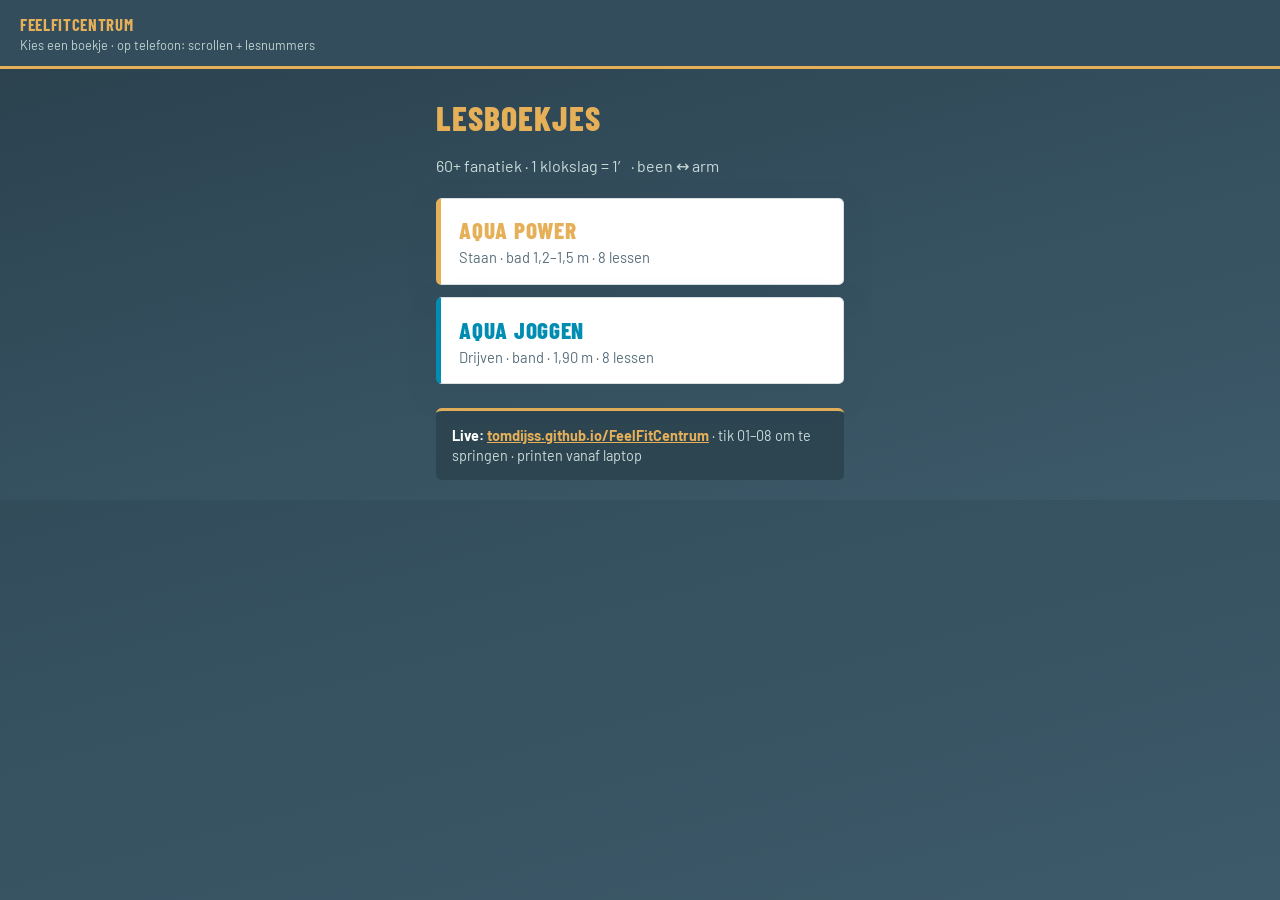
<file: index.html>
<!DOCTYPE html>
<html lang="nl">
<head>
  <meta charset="UTF-8" />
  <meta name="viewport" content="width=device-width, initial-scale=1" />
  <title>FeelFitCentrum · Lesboekjes</title>
  <link rel="stylesheet" href="shared/print.css" />
  <style>
    .home {
      max-width: 28rem;
      margin: 0 auto;
      padding: 1.25rem;
    }
    .home h1 {
      font-family: "Barlow Condensed", sans-serif;
      font-size: 2.1rem;
      font-weight: 800;
      letter-spacing: 0.03em;
      text-transform: uppercase;
      color: var(--brand-yellow);
      margin: 0.5rem 0 0.35rem;
    }
    .home p { color: var(--brand-mint); line-height: 1.45; }
    .home .links {
      display: flex;
      flex-direction: column;
      gap: 0.75rem;
      margin-top: 1.25rem;
    }
    .home a.card-link {
      display: block;
      padding: 1.1rem 1.15rem;
      border-radius: 0.35rem;
      background: var(--brand-white);
      border: 1px solid color-mix(in srgb, var(--brand-slate) 18%, #fff);
      border-left: 5px solid var(--brand-yellow);
      text-decoration: none;
      color: var(--brand-slate);
      box-shadow: 0 10px 28px rgba(51, 77, 92, 0.25);
    }
    .home a.card-link strong {
      display: block;
      font-family: "Barlow Condensed", sans-serif;
      font-size: 1.45rem;
      font-weight: 800;
      letter-spacing: 0.03em;
      text-transform: uppercase;
      color: var(--brand-yellow);
      margin-bottom: 0.2rem;
    }
    .home a.card-link span { font-size: 0.92rem; color: var(--muted); }
    .home a.jog {
      border-left-color: var(--brand-pool);
    }
    .home a.jog strong { color: var(--brand-pool); }
    .tip {
      margin-top: 1.5rem;
      padding: 0.9rem 1rem;
      background: color-mix(in srgb, var(--brand-slate) 88%, #000);
      border-radius: 0.35rem;
      border-top: 3px solid var(--brand-yellow);
      font-size: 0.9rem;
      line-height: 1.4;
      color: var(--brand-mint);
    }
    .tip a { color: var(--brand-yellow); font-weight: 700; }
    .tip strong { color: var(--brand-white); }
  </style>
</head>
<body>
  <header class="screen-only toolbar">
    <div>
      <strong>FeelFitCentrum</strong>
      <span class="hint">Kies een boekje · op telefoon: scrollen + lesnummers</span>
    </div>
  </header>
  <main class="home">
    <h1>Lesboekjes</h1>
    <p>60+ fanatiek · 1 klokslag = 1′ · been ↔ arm</p>
    <div class="links">
      <a class="card-link" href="aqua-power/index.html">
        <strong>Aqua Power</strong>
        <span>Staan · bad 1,2–1,5 m · 8 lessen</span>
      </a>
      <a class="card-link jog" href="aqua-joggen/index.html">
        <strong>Aqua Joggen</strong>
        <span>Drijven · band · 1,90 m · 8 lessen</span>
      </a>
    </div>
    <div class="tip">
      <strong>Live:</strong>
      <a href="https://tomdijss.github.io/FeelFitCentrum/">tomdijss.github.io/FeelFitCentrum</a>
      · tik 01–08 om te springen · printen vanaf laptop
    </div>
  </main>
</body>
</html>
</file>
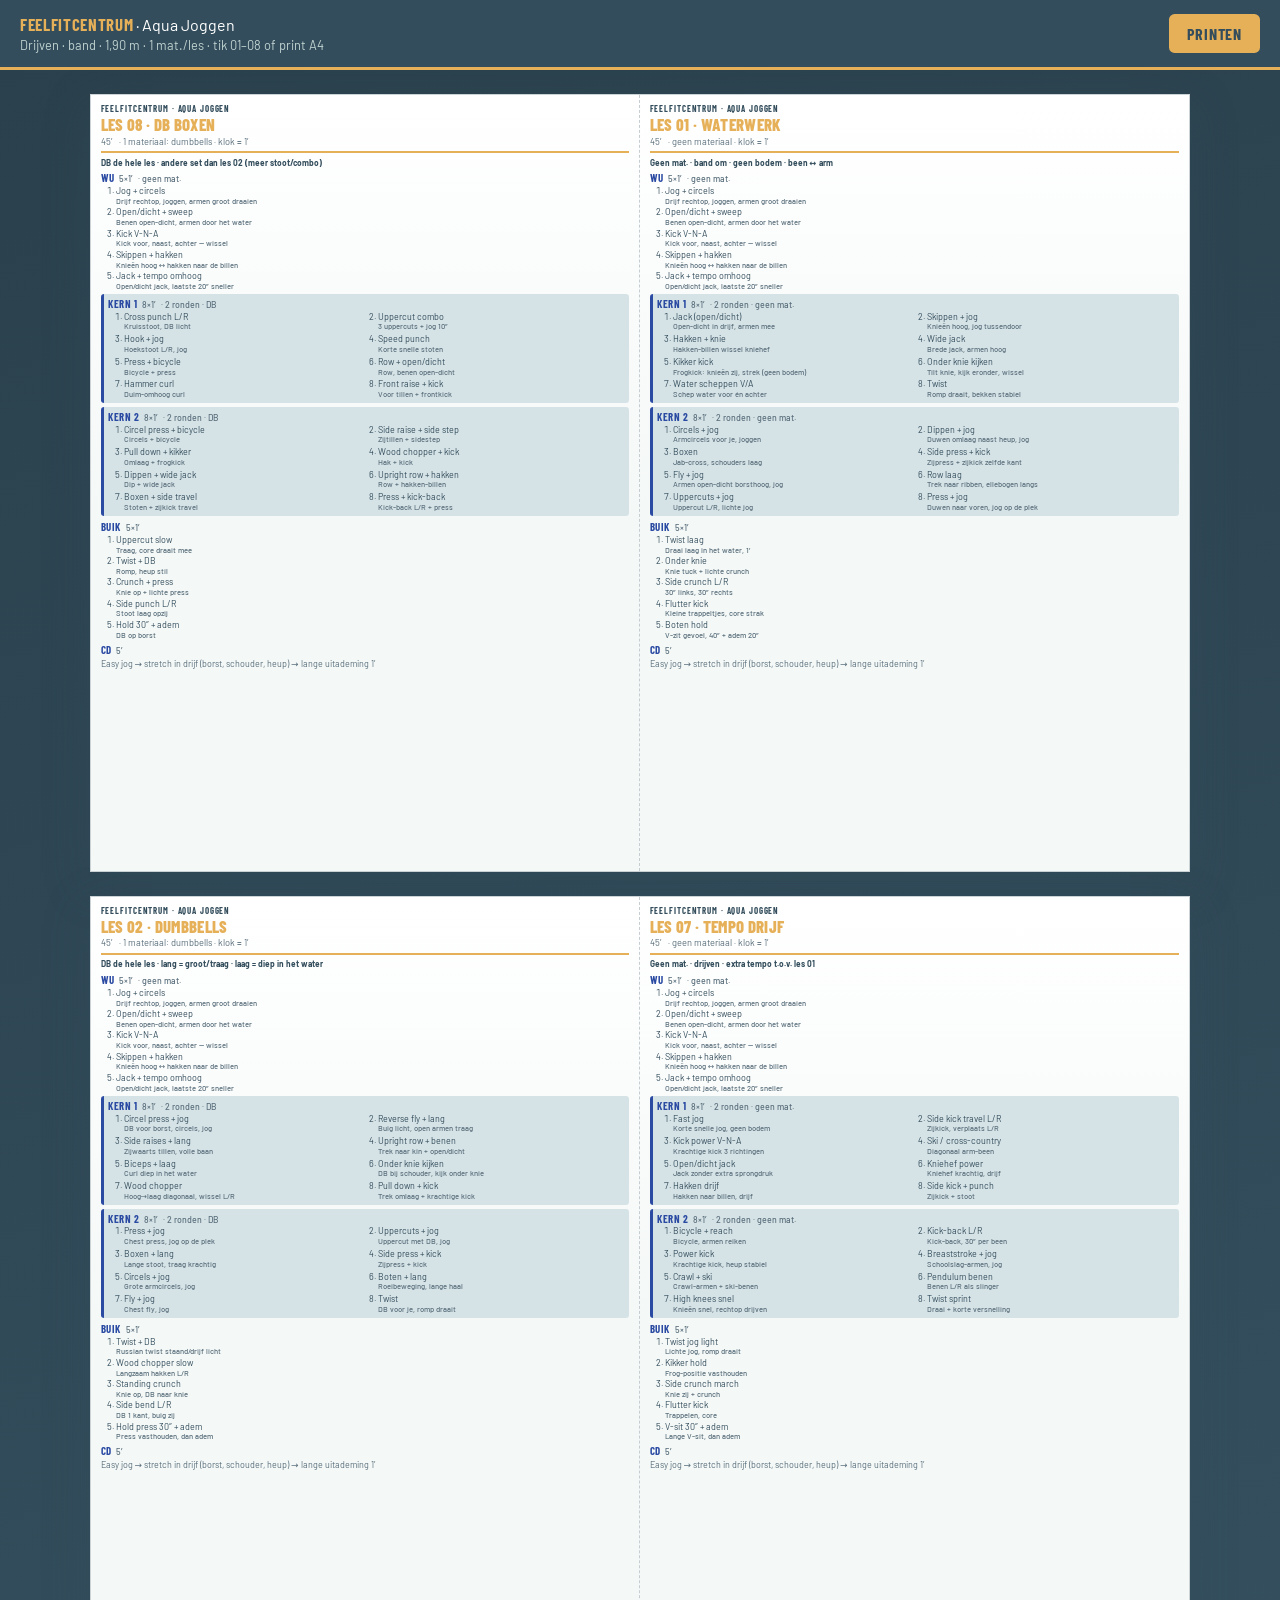
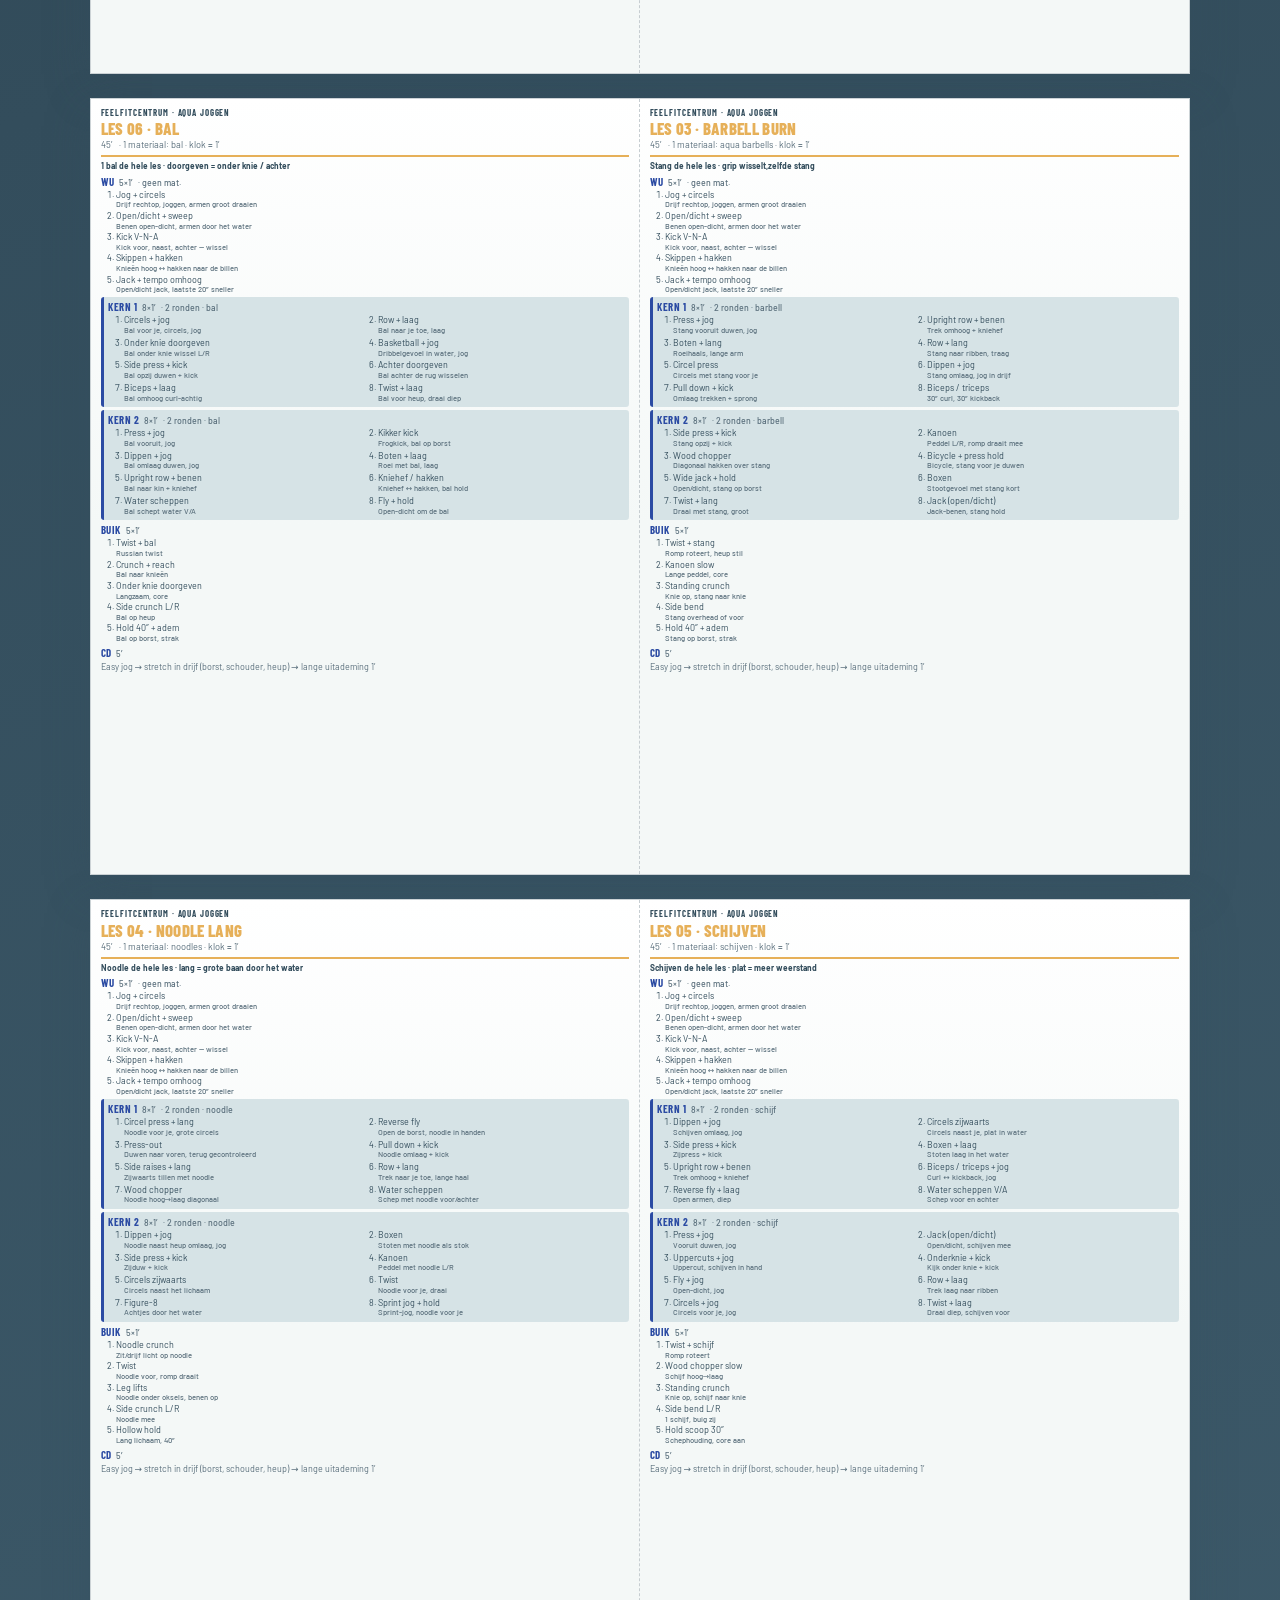
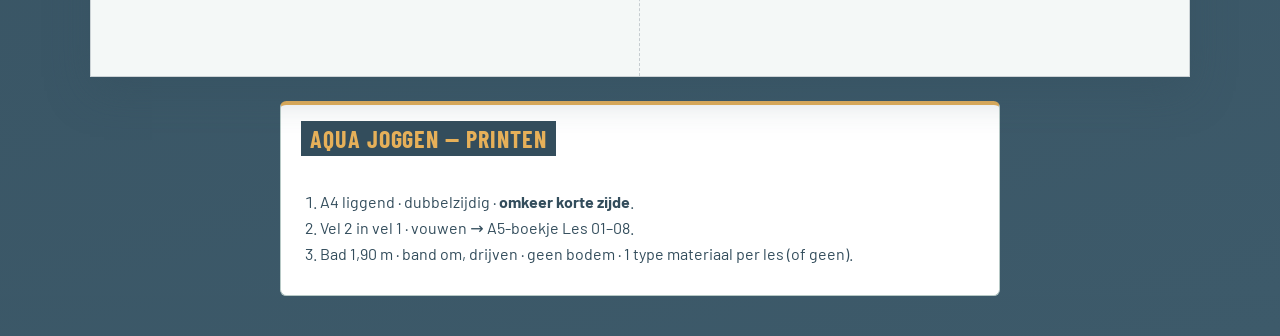
<file: aqua-joggen/index.html>
<!DOCTYPE html>
<html lang="nl">
<head>
  <meta charset="UTF-8" />
  <meta name="viewport" content="width=device-width, initial-scale=1" />
  <title>Aqua Joggen — Lesboekje | FeelFitCentrum</title>
  <link rel="stylesheet" href="../shared/print.css" />
</head>
<body class="theme-joggen">
  <header class="screen-only toolbar">
    <div>
      <strong>FeelFitCentrum</strong> · Aqua Joggen
      <span class="hint">Drijven · band · 1,90 m · 1 mat./les · tik 01–08 of print A4</span>
    </div>
    <button type="button" onclick="window.print()">Printen</button>
  </header>

  <nav class="screen-only les-nav" aria-label="Lessen">
    <a href="#les-01">01</a>
    <a href="#les-02">02</a>
    <a href="#les-03">03</a>
    <a href="#les-04">04</a>
    <a href="#les-05">05</a>
    <a href="#les-06">06</a>
    <a href="#les-07">07</a>
    <a href="#les-08">08</a>
  </nav>

  <main class="booklet">
    <section class="sheet">
      <article class="card" id="les-08" data-les="08">
        <header class="card-head">
          <p class="brand">FeelFitCentrum · Aqua Joggen</p>
          <h1>Les 08 · DB boxen</h1>
          <p class="meta">45′ · 1 materiaal: dumbbells · klok = 1′</p>
        </header>
        <p class="cue">DB de hele les · andere set dan les 02 (meer stoot/combo)</p>
        <div class="block">
          <h2>WU <span>5×1′ · geen mat.</span></h2>
          <ol>
            <li>Jog + circels <small>Drijf rechtop, joggen, armen groot draaien</small></li>
            <li>Open/dicht + sweep <small>Benen open-dicht, armen door het water</small></li>
            <li>Kick V-N-A <small>Kick voor, naast, achter — wissel</small></li>
            <li>Skippen + hakken <small>Knieën hoog ↔ hakken naar de billen</small></li>
            <li>Jack + tempo omhoog <small>Open/dicht jack, laatste 20″ sneller</small></li>
          </ol>
        </div>
        <div class="block kern">
          <h2>Kern 1 <span>8×1′ · 2 ronden · DB</span></h2>
          <ol class="grid-ex">
            <li>Cross punch L/R <small>Kruisstoot, DB licht</small></li>
            <li>Uppercut combo <small>3 uppercuts + jog 10″</small></li>
            <li>Hook + jog <small>Hoekstoot L/R, jog</small></li>
            <li>Speed punch <small>Korte snelle stoten</small></li>
            <li>Press + bicycle <small>Bicycle + press</small></li>
            <li>Row + open/dicht <small>Row, benen open-dicht</small></li>
            <li>Hammer curl <small>Duim-omhoog curl</small></li>
            <li>Front raise + kick <small>Voor tillen + frontkick</small></li>
          </ol>
        </div>
        <div class="block kern">
          <h2>Kern 2 <span>8×1′ · 2 ronden · DB</span></h2>
          <ol class="grid-ex">
            <li>Circel press + bicycle <small>Circels + bicycle</small></li>
            <li>Side raise + side step <small>Zijtillen + sidestep</small></li>
            <li>Pull down + kikker <small>Omlaag + frogkick</small></li>
            <li>Wood chopper + kick <small>Hak + kick</small></li>
            <li>Dippen + wide jack <small>Dip + wide jack</small></li>
            <li>Upright row + hakken <small>Row + hakken-billen</small></li>
            <li>Boxen + side travel <small>Stoten + zijkick travel</small></li>
            <li>Press + kick-back <small>Kick-back L/R + press</small></li>
          </ol>
        </div>
        <div class="block">
          <h2>Buik <span>5×1′</span></h2>
          <ol>
            <li>Uppercut slow <small>Traag, core draait mee</small></li>
            <li>Twist + DB <small>Romp, heup stil</small></li>
            <li>Crunch + press <small>Knie op + lichte press</small></li>
            <li>Side punch L/R <small>Stoot laag opzij</small></li>
            <li>Hold 30″ + adem <small>DB op borst</small></li>
          </ol>
        </div>
        <div class="block cool">
          <h2>CD <span>5′</span></h2>
          <p>Easy jog → stretch in drijf (borst, schouder, heup) → lange uitademing 1′</p>
        </div>
      </article>

      <article class="card" id="les-01" data-les="01">
        <header class="card-head">
          <p class="brand">FeelFitCentrum · Aqua Joggen</p>
          <h1>Les 01 · Waterwerk</h1>
          <p class="meta">45′ · geen materiaal · klok = 1′</p>
        </header>
        <p class="cue">Geen mat. · band om · geen bodem · been ↔ arm</p>
        <div class="block">
          <h2>WU <span>5×1′ · geen mat.</span></h2>
          <ol>
            <li>Jog + circels <small>Drijf rechtop, joggen, armen groot draaien</small></li>
            <li>Open/dicht + sweep <small>Benen open-dicht, armen door het water</small></li>
            <li>Kick V-N-A <small>Kick voor, naast, achter — wissel</small></li>
            <li>Skippen + hakken <small>Knieën hoog ↔ hakken naar de billen</small></li>
            <li>Jack + tempo omhoog <small>Open/dicht jack, laatste 20″ sneller</small></li>
          </ol>
        </div>
        <div class="block kern">
          <h2>Kern 1 <span>8×1′ · 2 ronden · geen mat.</span></h2>
          <ol class="grid-ex">
            <li>Jack (open/dicht) <small>Open-dicht in drijf, armen mee</small></li>
            <li>Skippen + jog <small>Knieën hoog, jog tussendoor</small></li>
            <li>Hakken + knie <small>Hakken-billen wissel kniehef</small></li>
            <li>Wide jack <small>Brede jack, armen hoog</small></li>
            <li>Kikker kick <small>Frogkick: knieën zij, strek (geen bodem)</small></li>
            <li>Onder knie kijken <small>Tilt knie, kijk eronder, wissel</small></li>
            <li>Water scheppen V/A <small>Schep water voor én achter</small></li>
            <li>Twist <small>Romp draait, bekken stabiel</small></li>
          </ol>
        </div>
        <div class="block kern">
          <h2>Kern 2 <span>8×1′ · 2 ronden · geen mat.</span></h2>
          <ol class="grid-ex">
            <li>Circels + jog <small>Armcircels voor je, joggen</small></li>
            <li>Dippen + jog <small>Duwen omlaag naast heup, jog</small></li>
            <li>Boxen <small>Jab-cross, schouders laag</small></li>
            <li>Side press + kick <small>Zijpress + zijkick zelfde kant</small></li>
            <li>Fly + jog <small>Armen open-dicht borsthoog, jog</small></li>
            <li>Row laag <small>Trek naar ribben, ellebogen langs</small></li>
            <li>Uppercuts + jog <small>Uppercut L/R, lichte jog</small></li>
            <li>Press + jog <small>Duwen naar voren, jog op de plek</small></li>
          </ol>
        </div>
        <div class="block">
          <h2>Buik <span>5×1′</span></h2>
          <ol>
            <li>Twist laag <small>Draai laag in het water, 1′</small></li>
            <li>Onder knie <small>Knie tuck + lichte crunch</small></li>
            <li>Side crunch L/R <small>30″ links, 30″ rechts</small></li>
            <li>Flutter kick <small>Kleine trappeltjes, core strak</small></li>
            <li>Boten hold <small>V-zit gevoel, 40″ + adem 20″</small></li>
          </ol>
        </div>
        <div class="block cool">
          <h2>CD <span>5′</span></h2>
          <p>Easy jog → stretch in drijf (borst, schouder, heup) → lange uitademing 1′</p>
        </div>
      </article>
    </section>
    <section class="sheet">
      <article class="card" id="les-02" data-les="02">
        <header class="card-head">
          <p class="brand">FeelFitCentrum · Aqua Joggen</p>
          <h1>Les 02 · Dumbbells</h1>
          <p class="meta">45′ · 1 materiaal: dumbbells · klok = 1′</p>
        </header>
        <p class="cue">DB de hele les · lang = groot/traag · laag = diep in het water</p>
        <div class="block">
          <h2>WU <span>5×1′ · geen mat.</span></h2>
          <ol>
            <li>Jog + circels <small>Drijf rechtop, joggen, armen groot draaien</small></li>
            <li>Open/dicht + sweep <small>Benen open-dicht, armen door het water</small></li>
            <li>Kick V-N-A <small>Kick voor, naast, achter — wissel</small></li>
            <li>Skippen + hakken <small>Knieën hoog ↔ hakken naar de billen</small></li>
            <li>Jack + tempo omhoog <small>Open/dicht jack, laatste 20″ sneller</small></li>
          </ol>
        </div>
        <div class="block kern">
          <h2>Kern 1 <span>8×1′ · 2 ronden · DB</span></h2>
          <ol class="grid-ex">
            <li>Circel press + jog <small>DB voor borst, circels, jog</small></li>
            <li>Reverse fly + lang <small>Buig licht, open armen traag</small></li>
            <li>Side raises + lang <small>Zijwaarts tillen, volle baan</small></li>
            <li>Upright row + benen <small>Trek naar kin + open/dicht</small></li>
            <li>Biceps + laag <small>Curl diep in het water</small></li>
            <li>Onder knie kijken <small>DB bij schouder, kijk onder knie</small></li>
            <li>Wood chopper <small>Hoog→laag diagonaal, wissel L/R</small></li>
            <li>Pull down + kick <small>Trek omlaag + krachtige kick</small></li>
          </ol>
        </div>
        <div class="block kern">
          <h2>Kern 2 <span>8×1′ · 2 ronden · DB</span></h2>
          <ol class="grid-ex">
            <li>Press + jog <small>Chest press, jog op de plek</small></li>
            <li>Uppercuts + jog <small>Uppercut met DB, jog</small></li>
            <li>Boxen + lang <small>Lange stoot, traag krachtig</small></li>
            <li>Side press + kick <small>Zijpress + kick</small></li>
            <li>Circels + jog <small>Grote armcircels, jog</small></li>
            <li>Boten + lang <small>Roeibeweging, lange haal</small></li>
            <li>Fly + jog <small>Chest fly, jog</small></li>
            <li>Twist <small>DB voor je, romp draait</small></li>
          </ol>
        </div>
        <div class="block">
          <h2>Buik <span>5×1′</span></h2>
          <ol>
            <li>Twist + DB <small>Russian twist staand/drijf licht</small></li>
            <li>Wood chopper slow <small>Langzaam hakken L/R</small></li>
            <li>Standing crunch <small>Knie op, DB naar knie</small></li>
            <li>Side bend L/R <small>DB 1 kant, buig zij</small></li>
            <li>Hold press 30″ + adem <small>Press vasthouden, dan adem</small></li>
          </ol>
        </div>
        <div class="block cool">
          <h2>CD <span>5′</span></h2>
          <p>Easy jog → stretch in drijf (borst, schouder, heup) → lange uitademing 1′</p>
        </div>
      </article>

      <article class="card" id="les-07" data-les="07">
        <header class="card-head">
          <p class="brand">FeelFitCentrum · Aqua Joggen</p>
          <h1>Les 07 · Tempo drijf</h1>
          <p class="meta">45′ · geen materiaal · klok = 1′</p>
        </header>
        <p class="cue">Geen mat. · drijven · extra tempo t.o.v. les 01</p>
        <div class="block">
          <h2>WU <span>5×1′ · geen mat.</span></h2>
          <ol>
            <li>Jog + circels <small>Drijf rechtop, joggen, armen groot draaien</small></li>
            <li>Open/dicht + sweep <small>Benen open-dicht, armen door het water</small></li>
            <li>Kick V-N-A <small>Kick voor, naast, achter — wissel</small></li>
            <li>Skippen + hakken <small>Knieën hoog ↔ hakken naar de billen</small></li>
            <li>Jack + tempo omhoog <small>Open/dicht jack, laatste 20″ sneller</small></li>
          </ol>
        </div>
        <div class="block kern">
          <h2>Kern 1 <span>8×1′ · 2 ronden · geen mat.</span></h2>
          <ol class="grid-ex">
            <li>Fast jog <small>Korte snelle jog, geen bodem</small></li>
            <li>Side kick travel L/R <small>Zijkick, verplaats L/R</small></li>
            <li>Kick power V-N-A <small>Krachtige kick 3 richtingen</small></li>
            <li>Ski / cross-country <small>Diagonaal arm-been</small></li>
            <li>Open/dicht jack <small>Jack zonder extra sprongdruk</small></li>
            <li>Kniehef power <small>Kniehef krachtig, drijf</small></li>
            <li>Hakken drijf <small>Hakken naar billen, drijf</small></li>
            <li>Side kick + punch <small>Zijkick + stoot</small></li>
          </ol>
        </div>
        <div class="block kern">
          <h2>Kern 2 <span>8×1′ · 2 ronden · geen mat.</span></h2>
          <ol class="grid-ex">
            <li>Bicycle + reach <small>Bicycle, armen reiken</small></li>
            <li>Kick-back L/R <small>Kick-back, 30″ per been</small></li>
            <li>Power kick <small>Krachtige kick, heup stabiel</small></li>
            <li>Breaststroke + jog <small>Schoolslag-armen, jog</small></li>
            <li>Crawl + ski <small>Crawl-armen + ski-benen</small></li>
            <li>Pendulum benen <small>Benen L/R als slinger</small></li>
            <li>High knees snel <small>Knieën snel, rechtop drijven</small></li>
            <li>Twist sprint <small>Draai + korte versnelling</small></li>
          </ol>
        </div>
        <div class="block">
          <h2>Buik <span>5×1′</span></h2>
          <ol>
            <li>Twist jog light <small>Lichte jog, romp draait</small></li>
            <li>Kikker hold <small>Frog-positie vasthouden</small></li>
            <li>Side crunch march <small>Knie zij + crunch</small></li>
            <li>Flutter kick <small>Trappelen, core</small></li>
            <li>V-sit 30″ + adem <small>Lange V-sit, dan adem</small></li>
          </ol>
        </div>
        <div class="block cool">
          <h2>CD <span>5′</span></h2>
          <p>Easy jog → stretch in drijf (borst, schouder, heup) → lange uitademing 1′</p>
        </div>
      </article>
    </section>
    <section class="sheet">
      <article class="card" id="les-06" data-les="06">
        <header class="card-head">
          <p class="brand">FeelFitCentrum · Aqua Joggen</p>
          <h1>Les 06 · Bal</h1>
          <p class="meta">45′ · 1 materiaal: bal · klok = 1′</p>
        </header>
        <p class="cue">1 bal de hele les · doorgeven = onder knie / achter</p>
        <div class="block">
          <h2>WU <span>5×1′ · geen mat.</span></h2>
          <ol>
            <li>Jog + circels <small>Drijf rechtop, joggen, armen groot draaien</small></li>
            <li>Open/dicht + sweep <small>Benen open-dicht, armen door het water</small></li>
            <li>Kick V-N-A <small>Kick voor, naast, achter — wissel</small></li>
            <li>Skippen + hakken <small>Knieën hoog ↔ hakken naar de billen</small></li>
            <li>Jack + tempo omhoog <small>Open/dicht jack, laatste 20″ sneller</small></li>
          </ol>
        </div>
        <div class="block kern">
          <h2>Kern 1 <span>8×1′ · 2 ronden · bal</span></h2>
          <ol class="grid-ex">
            <li>Circels + jog <small>Bal voor je, circels,  jog</small></li>
            <li>Row + laag <small>Bal naar je toe, laag</small></li>
            <li>Onder knie doorgeven <small>Bal onder knie wissel L/R</small></li>
            <li>Basketball + jog <small>Dribbelgevoel in water, jog</small></li>
            <li>Side press + kick <small>Bal opzij duwen + kick</small></li>
            <li>Achter doorgeven <small>Bal achter de rug wisselen</small></li>
            <li>Biceps + laag <small>Bal omhoog curl-achtig</small></li>
            <li>Twist + laag <small>Bal voor heup, draai diep</small></li>
          </ol>
        </div>
        <div class="block kern">
          <h2>Kern 2 <span>8×1′ · 2 ronden · bal</span></h2>
          <ol class="grid-ex">
            <li>Press + jog <small>Bal vooruit, jog</small></li>
            <li>Kikker kick <small>Frogkick, bal op borst</small></li>
            <li>Dippen + jog <small>Bal omlaag duwen, jog</small></li>
            <li>Boten + laag <small>Roei met bal, laag</small></li>
            <li>Upright row + benen <small>Bal naar kin + kniehef</small></li>
            <li>Kniehef / hakken <small>Kniehef ↔ hakken, bal hold</small></li>
            <li>Water scheppen <small>Bal schept water V/A</small></li>
            <li>Fly + hold <small>Open-dicht om de bal</small></li>
          </ol>
        </div>
        <div class="block">
          <h2>Buik <span>5×1′</span></h2>
          <ol>
            <li>Twist + bal <small>Russian twist</small></li>
            <li>Crunch + reach <small>Bal naar knieën</small></li>
            <li>Onder knie doorgeven <small>Langzaam, core</small></li>
            <li>Side crunch L/R <small>Bal op heup</small></li>
            <li>Hold 40″ + adem <small>Bal op borst, strak</small></li>
          </ol>
        </div>
        <div class="block cool">
          <h2>CD <span>5′</span></h2>
          <p>Easy jog → stretch in drijf (borst, schouder, heup) → lange uitademing 1′</p>
        </div>
      </article>

      <article class="card" id="les-03" data-les="03">
        <header class="card-head">
          <p class="brand">FeelFitCentrum · Aqua Joggen</p>
          <h1>Les 03 · Barbell burn</h1>
          <p class="meta">45′ · 1 materiaal: aqua barbells · klok = 1′</p>
        </header>
        <p class="cue">Stang de hele les · grip wisselt,zelfde stang</p>
        <div class="block">
          <h2>WU <span>5×1′ · geen mat.</span></h2>
          <ol>
            <li>Jog + circels <small>Drijf rechtop, joggen, armen groot draaien</small></li>
            <li>Open/dicht + sweep <small>Benen open-dicht, armen door het water</small></li>
            <li>Kick V-N-A <small>Kick voor, naast, achter — wissel</small></li>
            <li>Skippen + hakken <small>Knieën hoog ↔ hakken naar de billen</small></li>
            <li>Jack + tempo omhoog <small>Open/dicht jack, laatste 20″ sneller</small></li>
          </ol>
        </div>
        <div class="block kern">
          <h2>Kern 1 <span>8×1′ · 2 ronden · barbell</span></h2>
          <ol class="grid-ex">
            <li>Press + jog <small>Stang vooruit duwen, jog</small></li>
            <li>Upright row + benen <small>Trek omhoog + kniehef</small></li>
            <li>Boten + lang <small>Roeihaals, lange arm</small></li>
            <li>Row + lang <small>Stang naar ribben, traag</small></li>
            <li>Circel press <small>Circels met stang voor je</small></li>
            <li>Dippen + jog <small>Stang omlaag, jog in drijf</small></li>
            <li>Pull down + kick <small>Omlaag trekken + sprong</small></li>
            <li>Biceps / triceps <small>30″ curl, 30″ kickback</small></li>
          </ol>
        </div>
        <div class="block kern">
          <h2>Kern 2 <span>8×1′ · 2 ronden · barbell</span></h2>
          <ol class="grid-ex">
            <li>Side press + kick <small>Stang opzij + kick</small></li>
            <li>Kanoen <small>Peddel L/R, romp draait mee</small></li>
            <li>Wood chopper <small>Diagonaal hakken over stang</small></li>
            <li>Bicycle + press hold <small>Bicycle, stang voor je duwen</small></li>
            <li>Wide jack + hold <small>Open/dicht, stang op borst</small></li>
            <li>Boxen <small>Stootgevoel met stang kort</small></li>
            <li>Twist + lang <small>Draai met stang, groot</small></li>
            <li>Jack (open/dicht) <small>Jack-benen, stang hold</small></li>
          </ol>
        </div>
        <div class="block">
          <h2>Buik <span>5×1′</span></h2>
          <ol>
            <li>Twist + stang <small>Romp roteert, heup stil</small></li>
            <li>Kanoen slow <small>Lange peddel, core</small></li>
            <li>Standing crunch <small>Knie op, stang naar knie</small></li>
            <li>Side bend <small>Stang overhead of voor</small></li>
            <li>Hold 40″ + adem <small>Stang op borst, strak</small></li>
          </ol>
        </div>
        <div class="block cool">
          <h2>CD <span>5′</span></h2>
          <p>Easy jog → stretch in drijf (borst, schouder, heup) → lange uitademing 1′</p>
        </div>
      </article>
    </section>
    <section class="sheet">
      <article class="card" id="les-04" data-les="04">
        <header class="card-head">
          <p class="brand">FeelFitCentrum · Aqua Joggen</p>
          <h1>Les 04 · Noodle lang</h1>
          <p class="meta">45′ · 1 materiaal: noodles · klok = 1′</p>
        </header>
        <p class="cue">Noodle de hele les · lang = grote baan door het water</p>
        <div class="block">
          <h2>WU <span>5×1′ · geen mat.</span></h2>
          <ol>
            <li>Jog + circels <small>Drijf rechtop, joggen, armen groot draaien</small></li>
            <li>Open/dicht + sweep <small>Benen open-dicht, armen door het water</small></li>
            <li>Kick V-N-A <small>Kick voor, naast, achter — wissel</small></li>
            <li>Skippen + hakken <small>Knieën hoog ↔ hakken naar de billen</small></li>
            <li>Jack + tempo omhoog <small>Open/dicht jack, laatste 20″ sneller</small></li>
          </ol>
        </div>
        <div class="block kern">
          <h2>Kern 1 <span>8×1′ · 2 ronden · noodle</span></h2>
          <ol class="grid-ex">
            <li>Circel press + lang <small>Noodle voor je, grote circels</small></li>
            <li>Reverse fly <small>Open de borst, noodle in handen</small></li>
            <li>Press-out <small>Duwen naar voren, terug gecontroleerd</small></li>
            <li>Pull down + kick <small>Noodle omlaag + kick</small></li>
            <li>Side raises + lang <small>Zijwaarts tillen met noodle</small></li>
            <li>Row + lang <small>Trek naar je toe, lange haal</small></li>
            <li>Wood chopper <small>Noodle hoog→laag diagonaal</small></li>
            <li>Water scheppen <small>Schep met noodle voor/achter</small></li>
          </ol>
        </div>
        <div class="block kern">
          <h2>Kern 2 <span>8×1′ · 2 ronden · noodle</span></h2>
          <ol class="grid-ex">
            <li>Dippen + jog <small>Noodle naast heup omlaag, jog</small></li>
            <li>Boxen <small>Stoten met noodle als stok</small></li>
            <li>Side press + kick <small>Zijduw + kick</small></li>
            <li>Kanoen <small>Peddel met noodle L/R</small></li>
            <li>Circels zijwaarts <small>Circels naast het lichaam</small></li>
            <li>Twist <small>Noodle voor je, draai</small></li>
            <li>Figure-8 <small>Achtjes door het water</small></li>
            <li>Sprint jog + hold <small>Sprint-jog, noodle voor je</small></li>
          </ol>
        </div>
        <div class="block">
          <h2>Buik <span>5×1′</span></h2>
          <ol>
            <li>Noodle crunch <small>Zit/drijf licht op noodle</small></li>
            <li>Twist <small>Noodle voor, romp draait</small></li>
            <li>Leg lifts <small>Noodle onder oksels, benen op</small></li>
            <li>Side crunch L/R <small>Noodle mee</small></li>
            <li>Hollow hold <small>Lang lichaam, 40″</small></li>
          </ol>
        </div>
        <div class="block cool">
          <h2>CD <span>5′</span></h2>
          <p>Easy jog → stretch in drijf (borst, schouder, heup) → lange uitademing 1′</p>
        </div>
      </article>

      <article class="card" id="les-05" data-les="05">
        <header class="card-head">
          <p class="brand">FeelFitCentrum · Aqua Joggen</p>
          <h1>Les 05 · Schijven</h1>
          <p class="meta">45′ · 1 materiaal: schijven · klok = 1′</p>
        </header>
        <p class="cue">Schijven de hele les · plat = meer weerstand</p>
        <div class="block">
          <h2>WU <span>5×1′ · geen mat.</span></h2>
          <ol>
            <li>Jog + circels <small>Drijf rechtop, joggen, armen groot draaien</small></li>
            <li>Open/dicht + sweep <small>Benen open-dicht, armen door het water</small></li>
            <li>Kick V-N-A <small>Kick voor, naast, achter — wissel</small></li>
            <li>Skippen + hakken <small>Knieën hoog ↔ hakken naar de billen</small></li>
            <li>Jack + tempo omhoog <small>Open/dicht jack, laatste 20″ sneller</small></li>
          </ol>
        </div>
        <div class="block kern">
          <h2>Kern 1 <span>8×1′ · 2 ronden · schijf</span></h2>
          <ol class="grid-ex">
            <li>Dippen + jog <small>Schijven omlaag, jog</small></li>
            <li>Circels zijwaarts <small>Circels naast je, plat in water</small></li>
            <li>Side press + kick <small>Zijpress + kick</small></li>
            <li>Boxen + laag <small>Stoten laag in het water</small></li>
            <li>Upright row + benen <small>Trek omhoog + kniehef</small></li>
            <li>Biceps / triceps + jog <small>Curl ↔ kickback, jog</small></li>
            <li>Reverse fly + laag <small>Open armen, diep</small></li>
            <li>Water scheppen V/A <small>Schep voor en achter</small></li>
          </ol>
        </div>
        <div class="block kern">
          <h2>Kern 2 <span>8×1′ · 2 ronden · schijf</span></h2>
          <ol class="grid-ex">
            <li>Press + jog <small>Vooruit duwen, jog</small></li>
            <li>Jack (open/dicht) <small>Open/dicht, schijven mee</small></li>
            <li>Uppercuts + jog <small>Uppercut, schijven in hand</small></li>
            <li>Onderknie + kick <small>Kijk onder knie + kick</small></li>
            <li>Fly + jog <small>Open-dicht, jog</small></li>
            <li>Row + laag <small>Trek laag naar ribben</small></li>
            <li>Circels + jog <small>Circels voor je, jog</small></li>
            <li>Twist + laag <small>Draai diep, schijven voor</small></li>
          </ol>
        </div>
        <div class="block">
          <h2>Buik <span>5×1′</span></h2>
          <ol>
            <li>Twist + schijf <small>Romp roteert</small></li>
            <li>Wood chopper slow <small>Schijf hoog→laag</small></li>
            <li>Standing crunch <small>Knie op, schijf naar knie</small></li>
            <li>Side bend L/R <small>1 schijf, buig zij</small></li>
            <li>Hold scoop 30″ <small>Schephouding, core aan</small></li>
          </ol>
        </div>
        <div class="block cool">
          <h2>CD <span>5′</span></h2>
          <p>Easy jog → stretch in drijf (borst, schouder, heup) → lange uitademing 1′</p>
        </div>
      </article>
    </section>
  </main>

  <aside class="screen-only guide">
    <h2>Aqua Joggen — printen</h2>
    <ol>
      <li>A4 liggend · dubbelzijdig · <strong>omkeer korte zijde</strong>.</li>
      <li>Vel 2 in vel 1 · vouwen → A5-boekje Les 01–08.</li>
      <li>Bad 1,90 m · band om, drijven · geen bodem · 1 type materiaal per les (of geen).</li>
    </ol>
  </aside>
</body>
</html>
</file>
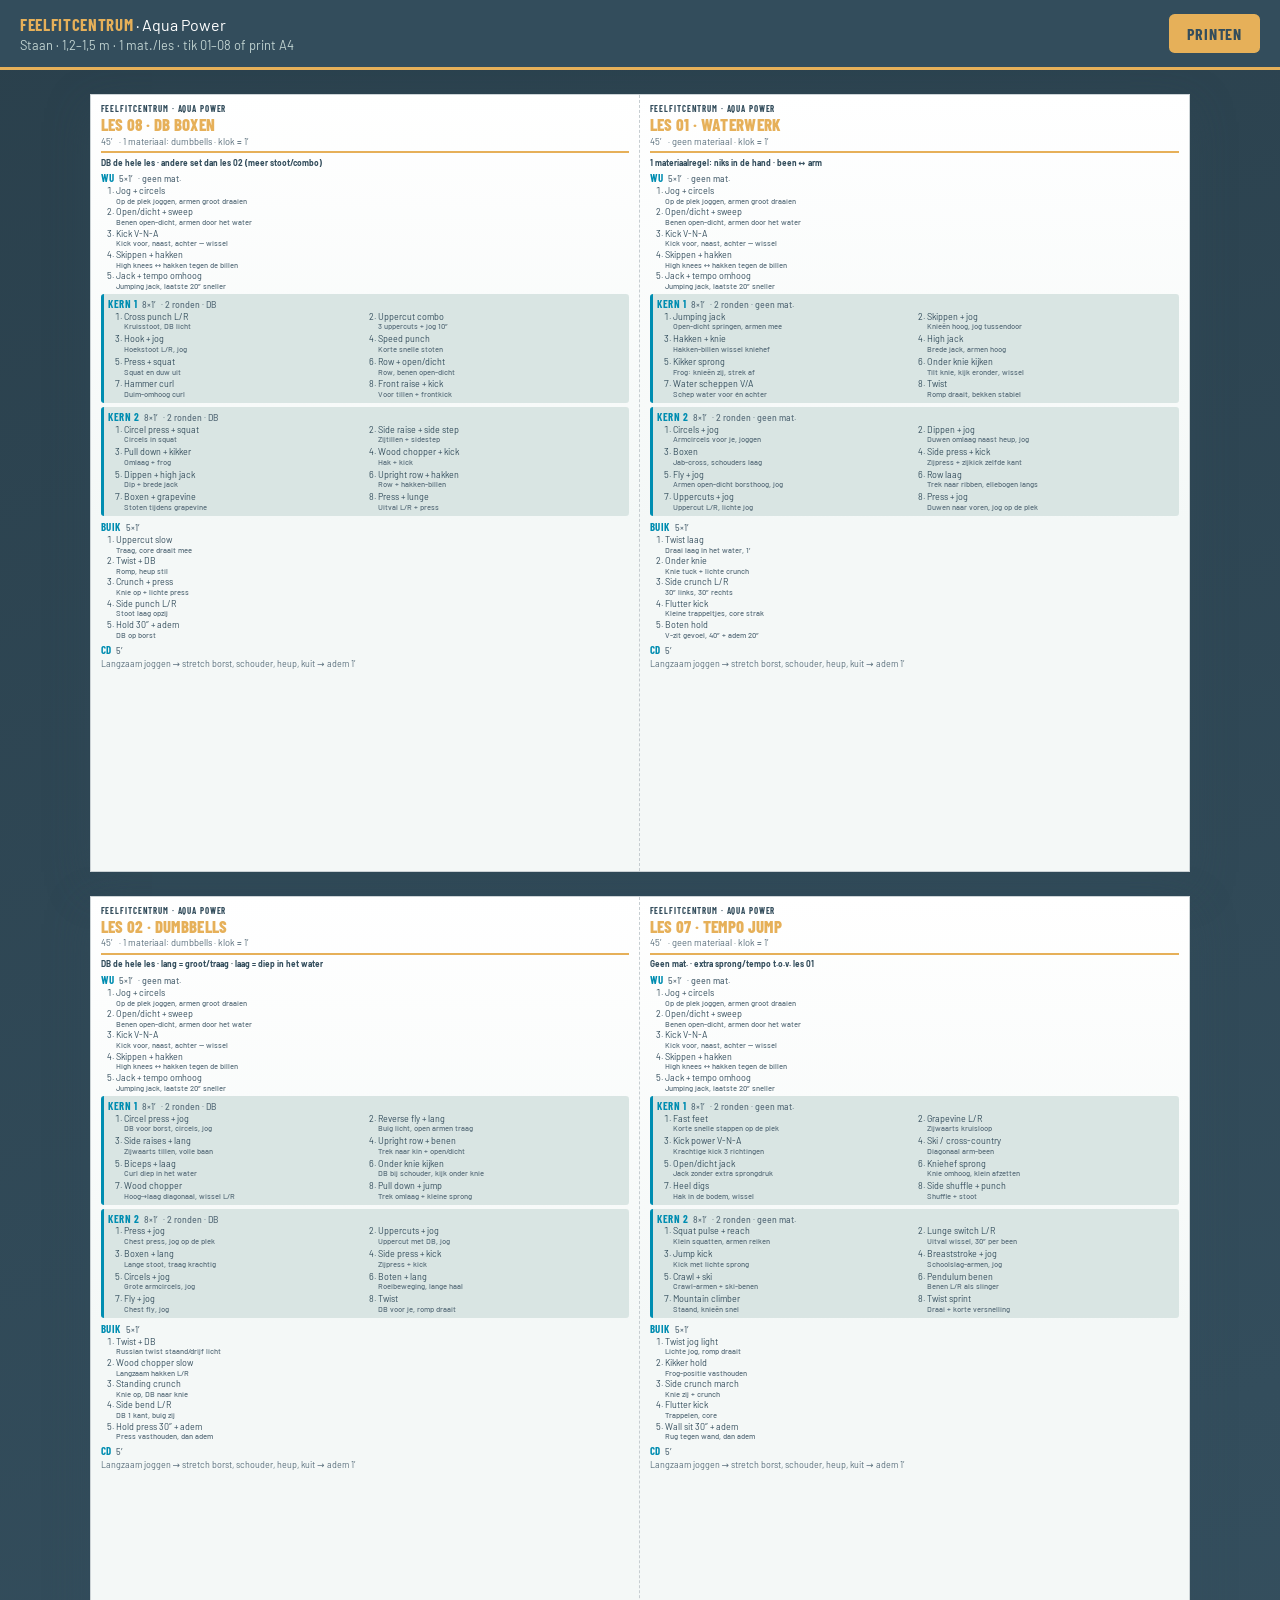
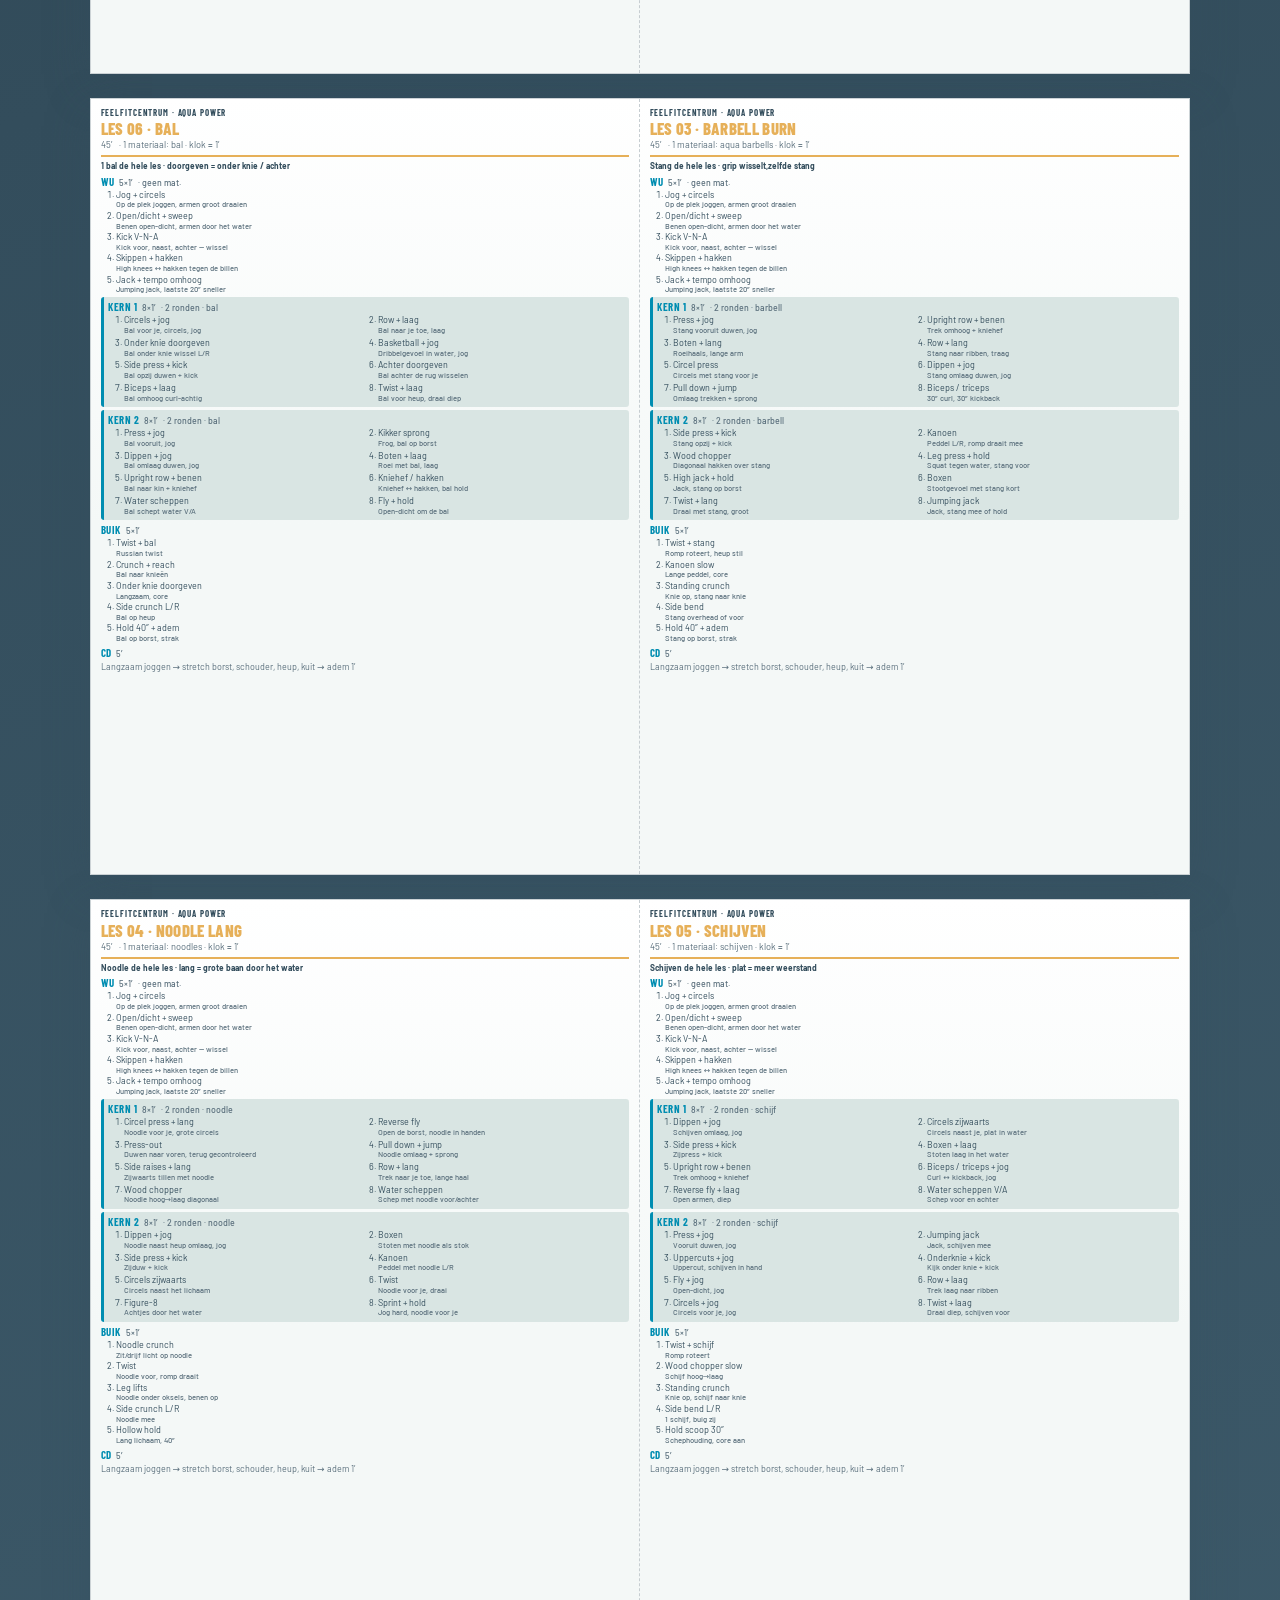
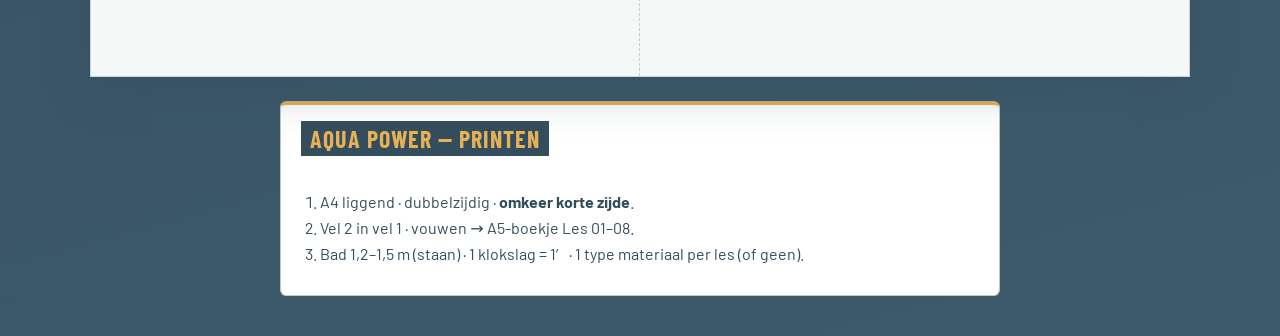
<file: aqua-power/index.html>
<!DOCTYPE html>
<html lang="nl">
<head>
  <meta charset="UTF-8" />
  <meta name="viewport" content="width=device-width, initial-scale=1" />
  <title>Aqua Power — Lesboekje | FeelFitCentrum</title>
  <link rel="stylesheet" href="../shared/print.css" />
</head>
<body>
  <header class="screen-only toolbar">
    <div>
      <strong>FeelFitCentrum</strong> · Aqua Power
      <span class="hint">Staan · 1,2–1,5 m · 1 mat./les · tik 01–08 of print A4</span>
    </div>
    <button type="button" onclick="window.print()">Printen</button>
  </header>

  <nav class="screen-only les-nav" aria-label="Lessen">
    <a href="#les-01">01</a>
    <a href="#les-02">02</a>
    <a href="#les-03">03</a>
    <a href="#les-04">04</a>
    <a href="#les-05">05</a>
    <a href="#les-06">06</a>
    <a href="#les-07">07</a>
    <a href="#les-08">08</a>
  </nav>

  <main class="booklet">
    <section class="sheet">
      <article class="card" id="les-08" data-les="08">
        <header class="card-head">
          <p class="brand">FeelFitCentrum · Aqua Power</p>
          <h1>Les 08 · DB boxen</h1>
          <p class="meta">45′ · 1 materiaal: dumbbells · klok = 1′</p>
        </header>
        <p class="cue">DB de hele les · andere set dan les 02 (meer stoot/combo)</p>
        <div class="block">
          <h2>WU <span>5×1′ · geen mat.</span></h2>
          <ol>
            <li>Jog + circels <small>Op de plek joggen, armen groot draaien</small></li>
            <li>Open/dicht + sweep <small>Benen open-dicht, armen door het water</small></li>
            <li>Kick V-N-A <small>Kick voor, naast, achter — wissel</small></li>
            <li>Skippen + hakken <small>High knees ↔ hakken tegen de billen</small></li>
            <li>Jack + tempo omhoog <small>Jumping jack, laatste 20″ sneller</small></li>
          </ol>
        </div>
        <div class="block kern">
          <h2>Kern 1 <span>8×1′ · 2 ronden · DB</span></h2>
          <ol class="grid-ex">
            <li>Cross punch L/R <small>Kruisstoot, DB licht</small></li>
            <li>Uppercut combo <small>3 uppercuts + jog 10″</small></li>
            <li>Hook + jog <small>Hoekstoot L/R, jog</small></li>
            <li>Speed punch <small>Korte snelle stoten</small></li>
            <li>Press + squat <small>Squat en duw uit</small></li>
            <li>Row + open/dicht <small>Row, benen open-dicht</small></li>
            <li>Hammer curl <small>Duim-omhoog curl</small></li>
            <li>Front raise + kick <small>Voor tillen + frontkick</small></li>
          </ol>
        </div>
        <div class="block kern">
          <h2>Kern 2 <span>8×1′ · 2 ronden · DB</span></h2>
          <ol class="grid-ex">
            <li>Circel press + squat <small>Circels in squat</small></li>
            <li>Side raise + side step <small>Zijtillen + sidestep</small></li>
            <li>Pull down + kikker <small>Omlaag + frog</small></li>
            <li>Wood chopper + kick <small>Hak + kick</small></li>
            <li>Dippen + high jack <small>Dip + brede jack</small></li>
            <li>Upright row + hakken <small>Row + hakken-billen</small></li>
            <li>Boxen + grapevine <small>Stoten tijdens grapevine</small></li>
            <li>Press + lunge <small>Uitval L/R + press</small></li>
          </ol>
        </div>
        <div class="block">
          <h2>Buik <span>5×1′</span></h2>
          <ol>
            <li>Uppercut slow <small>Traag, core draait mee</small></li>
            <li>Twist + DB <small>Romp, heup stil</small></li>
            <li>Crunch + press <small>Knie op + lichte press</small></li>
            <li>Side punch L/R <small>Stoot laag opzij</small></li>
            <li>Hold 30″ + adem <small>DB op borst</small></li>
          </ol>
        </div>
        <div class="block cool">
          <h2>CD <span>5′</span></h2>
          <p>Langzaam joggen → stretch borst, schouder, heup, kuit → adem 1′</p>
        </div>
      </article>

      <article class="card" id="les-01" data-les="01">
        <header class="card-head">
          <p class="brand">FeelFitCentrum · Aqua Power</p>
          <h1>Les 01 · Waterwerk</h1>
          <p class="meta">45′ · geen materiaal · klok = 1′</p>
        </header>
        <p class="cue">1 materiaalregel: niks in de hand · been ↔ arm</p>
        <div class="block">
          <h2>WU <span>5×1′ · geen mat.</span></h2>
          <ol>
            <li>Jog + circels <small>Op de plek joggen, armen groot draaien</small></li>
            <li>Open/dicht + sweep <small>Benen open-dicht, armen door het water</small></li>
            <li>Kick V-N-A <small>Kick voor, naast, achter — wissel</small></li>
            <li>Skippen + hakken <small>High knees ↔ hakken tegen de billen</small></li>
            <li>Jack + tempo omhoog <small>Jumping jack, laatste 20″ sneller</small></li>
          </ol>
        </div>
        <div class="block kern">
          <h2>Kern 1 <span>8×1′ · 2 ronden · geen mat.</span></h2>
          <ol class="grid-ex">
            <li>Jumping jack <small>Open-dicht springen, armen mee</small></li>
            <li>Skippen + jog <small>Knieën hoog, jog tussendoor</small></li>
            <li>Hakken + knie <small>Hakken-billen wissel kniehef</small></li>
            <li>High jack <small>Brede jack, armen hoog</small></li>
            <li>Kikker sprong <small>Frog: knieën zij, strek af</small></li>
            <li>Onder knie kijken <small>Tilt knie, kijk eronder, wissel</small></li>
            <li>Water scheppen V/A <small>Schep water voor én achter</small></li>
            <li>Twist <small>Romp draait, bekken stabiel</small></li>
          </ol>
        </div>
        <div class="block kern">
          <h2>Kern 2 <span>8×1′ · 2 ronden · geen mat.</span></h2>
          <ol class="grid-ex">
            <li>Circels + jog <small>Armcircels voor je, joggen</small></li>
            <li>Dippen + jog <small>Duwen omlaag naast heup, jog</small></li>
            <li>Boxen <small>Jab-cross, schouders laag</small></li>
            <li>Side press + kick <small>Zijpress + zijkick zelfde kant</small></li>
            <li>Fly + jog <small>Armen open-dicht borsthoog, jog</small></li>
            <li>Row laag <small>Trek naar ribben, ellebogen langs</small></li>
            <li>Uppercuts + jog <small>Uppercut L/R, lichte jog</small></li>
            <li>Press + jog <small>Duwen naar voren, jog op de plek</small></li>
          </ol>
        </div>
        <div class="block">
          <h2>Buik <span>5×1′</span></h2>
          <ol>
            <li>Twist laag <small>Draai laag in het water, 1′</small></li>
            <li>Onder knie <small>Knie tuck + lichte crunch</small></li>
            <li>Side crunch L/R <small>30″ links, 30″ rechts</small></li>
            <li>Flutter kick <small>Kleine trappeltjes, core strak</small></li>
            <li>Boten hold <small>V-zit gevoel, 40″ + adem 20″</small></li>
          </ol>
        </div>
        <div class="block cool">
          <h2>CD <span>5′</span></h2>
          <p>Langzaam joggen → stretch borst, schouder, heup, kuit → adem 1′</p>
        </div>
      </article>
    </section>
    <section class="sheet">
      <article class="card" id="les-02" data-les="02">
        <header class="card-head">
          <p class="brand">FeelFitCentrum · Aqua Power</p>
          <h1>Les 02 · Dumbbells</h1>
          <p class="meta">45′ · 1 materiaal: dumbbells · klok = 1′</p>
        </header>
        <p class="cue">DB de hele les · lang = groot/traag · laag = diep in het water</p>
        <div class="block">
          <h2>WU <span>5×1′ · geen mat.</span></h2>
          <ol>
            <li>Jog + circels <small>Op de plek joggen, armen groot draaien</small></li>
            <li>Open/dicht + sweep <small>Benen open-dicht, armen door het water</small></li>
            <li>Kick V-N-A <small>Kick voor, naast, achter — wissel</small></li>
            <li>Skippen + hakken <small>High knees ↔ hakken tegen de billen</small></li>
            <li>Jack + tempo omhoog <small>Jumping jack, laatste 20″ sneller</small></li>
          </ol>
        </div>
        <div class="block kern">
          <h2>Kern 1 <span>8×1′ · 2 ronden · DB</span></h2>
          <ol class="grid-ex">
            <li>Circel press + jog <small>DB voor borst, circels, jog</small></li>
            <li>Reverse fly + lang <small>Buig licht, open armen traag</small></li>
            <li>Side raises + lang <small>Zijwaarts tillen, volle baan</small></li>
            <li>Upright row + benen <small>Trek naar kin + open/dicht</small></li>
            <li>Biceps + laag <small>Curl diep in het water</small></li>
            <li>Onder knie kijken <small>DB bij schouder, kijk onder knie</small></li>
            <li>Wood chopper <small>Hoog→laag diagonaal, wissel L/R</small></li>
            <li>Pull down + jump <small>Trek omlaag + kleine sprong</small></li>
          </ol>
        </div>
        <div class="block kern">
          <h2>Kern 2 <span>8×1′ · 2 ronden · DB</span></h2>
          <ol class="grid-ex">
            <li>Press + jog <small>Chest press, jog op de plek</small></li>
            <li>Uppercuts + jog <small>Uppercut met DB, jog</small></li>
            <li>Boxen + lang <small>Lange stoot, traag krachtig</small></li>
            <li>Side press + kick <small>Zijpress + kick</small></li>
            <li>Circels + jog <small>Grote armcircels, jog</small></li>
            <li>Boten + lang <small>Roeibeweging, lange haal</small></li>
            <li>Fly + jog <small>Chest fly, jog</small></li>
            <li>Twist <small>DB voor je, romp draait</small></li>
          </ol>
        </div>
        <div class="block">
          <h2>Buik <span>5×1′</span></h2>
          <ol>
            <li>Twist + DB <small>Russian twist staand/drijf licht</small></li>
            <li>Wood chopper slow <small>Langzaam hakken L/R</small></li>
            <li>Standing crunch <small>Knie op, DB naar knie</small></li>
            <li>Side bend L/R <small>DB 1 kant, buig zij</small></li>
            <li>Hold press 30″ + adem <small>Press vasthouden, dan adem</small></li>
          </ol>
        </div>
        <div class="block cool">
          <h2>CD <span>5′</span></h2>
          <p>Langzaam joggen → stretch borst, schouder, heup, kuit → adem 1′</p>
        </div>
      </article>

      <article class="card" id="les-07" data-les="07">
        <header class="card-head">
          <p class="brand">FeelFitCentrum · Aqua Power</p>
          <h1>Les 07 · Tempo jump</h1>
          <p class="meta">45′ · geen materiaal · klok = 1′</p>
        </header>
        <p class="cue">Geen mat. · extra sprong/tempo t.o.v. les 01</p>
        <div class="block">
          <h2>WU <span>5×1′ · geen mat.</span></h2>
          <ol>
            <li>Jog + circels <small>Op de plek joggen, armen groot draaien</small></li>
            <li>Open/dicht + sweep <small>Benen open-dicht, armen door het water</small></li>
            <li>Kick V-N-A <small>Kick voor, naast, achter — wissel</small></li>
            <li>Skippen + hakken <small>High knees ↔ hakken tegen de billen</small></li>
            <li>Jack + tempo omhoog <small>Jumping jack, laatste 20″ sneller</small></li>
          </ol>
        </div>
        <div class="block kern">
          <h2>Kern 1 <span>8×1′ · 2 ronden · geen mat.</span></h2>
          <ol class="grid-ex">
            <li>Fast feet <small>Korte snelle stappen op de plek</small></li>
            <li>Grapevine L/R <small>Zijwaarts kruisloop</small></li>
            <li>Kick power V-N-A <small>Krachtige kick 3 richtingen</small></li>
            <li>Ski / cross-country <small>Diagonaal arm-been</small></li>
            <li>Open/dicht jack <small>Jack zonder extra sprongdruk</small></li>
            <li>Kniehef sprong <small>Knie omhoog, klein afzetten</small></li>
            <li>Heel digs <small>Hak in de bodem, wissel</small></li>
            <li>Side shuffle + punch <small>Shuffle + stoot</small></li>
          </ol>
        </div>
        <div class="block kern">
          <h2>Kern 2 <span>8×1′ · 2 ronden · geen mat.</span></h2>
          <ol class="grid-ex">
            <li>Squat pulse + reach <small>Klein squatten, armen reiken</small></li>
            <li>Lunge switch L/R <small>Uitval wissel, 30″ per been</small></li>
            <li>Jump kick <small>Kick met lichte sprong</small></li>
            <li>Breaststroke + jog <small>Schoolslag-armen, jog</small></li>
            <li>Crawl + ski <small>Crawl-armen + ski-benen</small></li>
            <li>Pendulum benen <small>Benen L/R als slinger</small></li>
            <li>Mountain climber <small>Staand, knieën snel</small></li>
            <li>Twist sprint <small>Draai + korte versnelling</small></li>
          </ol>
        </div>
        <div class="block">
          <h2>Buik <span>5×1′</span></h2>
          <ol>
            <li>Twist jog light <small>Lichte jog, romp draait</small></li>
            <li>Kikker hold <small>Frog-positie vasthouden</small></li>
            <li>Side crunch march <small>Knie zij + crunch</small></li>
            <li>Flutter kick <small>Trappelen, core</small></li>
            <li>Wall sit 30″ + adem <small>Rug tegen wand, dan adem</small></li>
          </ol>
        </div>
        <div class="block cool">
          <h2>CD <span>5′</span></h2>
          <p>Langzaam joggen → stretch borst, schouder, heup, kuit → adem 1′</p>
        </div>
      </article>
    </section>
    <section class="sheet">
      <article class="card" id="les-06" data-les="06">
        <header class="card-head">
          <p class="brand">FeelFitCentrum · Aqua Power</p>
          <h1>Les 06 · Bal</h1>
          <p class="meta">45′ · 1 materiaal: bal · klok = 1′</p>
        </header>
        <p class="cue">1 bal de hele les · doorgeven = onder knie / achter</p>
        <div class="block">
          <h2>WU <span>5×1′ · geen mat.</span></h2>
          <ol>
            <li>Jog + circels <small>Op de plek joggen, armen groot draaien</small></li>
            <li>Open/dicht + sweep <small>Benen open-dicht, armen door het water</small></li>
            <li>Kick V-N-A <small>Kick voor, naast, achter — wissel</small></li>
            <li>Skippen + hakken <small>High knees ↔ hakken tegen de billen</small></li>
            <li>Jack + tempo omhoog <small>Jumping jack, laatste 20″ sneller</small></li>
          </ol>
        </div>
        <div class="block kern">
          <h2>Kern 1 <span>8×1′ · 2 ronden · bal</span></h2>
          <ol class="grid-ex">
            <li>Circels + jog <small>Bal voor je, circels,  jog</small></li>
            <li>Row + laag <small>Bal naar je toe, laag</small></li>
            <li>Onder knie doorgeven <small>Bal onder knie wissel L/R</small></li>
            <li>Basketball + jog <small>Dribbelgevoel in water, jog</small></li>
            <li>Side press + kick <small>Bal opzij duwen + kick</small></li>
            <li>Achter doorgeven <small>Bal achter de rug wisselen</small></li>
            <li>Biceps + laag <small>Bal omhoog curl-achtig</small></li>
            <li>Twist + laag <small>Bal voor heup, draai diep</small></li>
          </ol>
        </div>
        <div class="block kern">
          <h2>Kern 2 <span>8×1′ · 2 ronden · bal</span></h2>
          <ol class="grid-ex">
            <li>Press + jog <small>Bal vooruit, jog</small></li>
            <li>Kikker sprong <small>Frog, bal op borst</small></li>
            <li>Dippen + jog <small>Bal omlaag duwen, jog</small></li>
            <li>Boten + laag <small>Roei met bal, laag</small></li>
            <li>Upright row + benen <small>Bal naar kin + kniehef</small></li>
            <li>Kniehef / hakken <small>Kniehef ↔ hakken, bal hold</small></li>
            <li>Water scheppen <small>Bal schept water V/A</small></li>
            <li>Fly + hold <small>Open-dicht om de bal</small></li>
          </ol>
        </div>
        <div class="block">
          <h2>Buik <span>5×1′</span></h2>
          <ol>
            <li>Twist + bal <small>Russian twist</small></li>
            <li>Crunch + reach <small>Bal naar knieën</small></li>
            <li>Onder knie doorgeven <small>Langzaam, core</small></li>
            <li>Side crunch L/R <small>Bal op heup</small></li>
            <li>Hold 40″ + adem <small>Bal op borst, strak</small></li>
          </ol>
        </div>
        <div class="block cool">
          <h2>CD <span>5′</span></h2>
          <p>Langzaam joggen → stretch borst, schouder, heup, kuit → adem 1′</p>
        </div>
      </article>

      <article class="card" id="les-03" data-les="03">
        <header class="card-head">
          <p class="brand">FeelFitCentrum · Aqua Power</p>
          <h1>Les 03 · Barbell burn</h1>
          <p class="meta">45′ · 1 materiaal: aqua barbells · klok = 1′</p>
        </header>
        <p class="cue">Stang de hele les · grip wisselt,zelfde stang</p>
        <div class="block">
          <h2>WU <span>5×1′ · geen mat.</span></h2>
          <ol>
            <li>Jog + circels <small>Op de plek joggen, armen groot draaien</small></li>
            <li>Open/dicht + sweep <small>Benen open-dicht, armen door het water</small></li>
            <li>Kick V-N-A <small>Kick voor, naast, achter — wissel</small></li>
            <li>Skippen + hakken <small>High knees ↔ hakken tegen de billen</small></li>
            <li>Jack + tempo omhoog <small>Jumping jack, laatste 20″ sneller</small></li>
          </ol>
        </div>
        <div class="block kern">
          <h2>Kern 1 <span>8×1′ · 2 ronden · barbell</span></h2>
          <ol class="grid-ex">
            <li>Press + jog <small>Stang vooruit duwen, jog</small></li>
            <li>Upright row + benen <small>Trek omhoog + kniehef</small></li>
            <li>Boten + lang <small>Roeihaals, lange arm</small></li>
            <li>Row + lang <small>Stang naar ribben, traag</small></li>
            <li>Circel press <small>Circels met stang voor je</small></li>
            <li>Dippen + jog <small>Stang omlaag duwen, jog</small></li>
            <li>Pull down + jump <small>Omlaag trekken + sprong</small></li>
            <li>Biceps / triceps <small>30″ curl, 30″ kickback</small></li>
          </ol>
        </div>
        <div class="block kern">
          <h2>Kern 2 <span>8×1′ · 2 ronden · barbell</span></h2>
          <ol class="grid-ex">
            <li>Side press + kick <small>Stang opzij + kick</small></li>
            <li>Kanoen <small>Peddel L/R, romp draait mee</small></li>
            <li>Wood chopper <small>Diagonaal hakken over stang</small></li>
            <li>Leg press + hold <small>Squat tegen water, stang voor</small></li>
            <li>High jack + hold <small>Jack, stang op borst</small></li>
            <li>Boxen <small>Stootgevoel met stang kort</small></li>
            <li>Twist + lang <small>Draai met stang, groot</small></li>
            <li>Jumping jack <small>Jack, stang mee of hold</small></li>
          </ol>
        </div>
        <div class="block">
          <h2>Buik <span>5×1′</span></h2>
          <ol>
            <li>Twist + stang <small>Romp roteert, heup stil</small></li>
            <li>Kanoen slow <small>Lange peddel, core</small></li>
            <li>Standing crunch <small>Knie op, stang naar knie</small></li>
            <li>Side bend <small>Stang overhead of voor</small></li>
            <li>Hold 40″ + adem <small>Stang op borst, strak</small></li>
          </ol>
        </div>
        <div class="block cool">
          <h2>CD <span>5′</span></h2>
          <p>Langzaam joggen → stretch borst, schouder, heup, kuit → adem 1′</p>
        </div>
      </article>
    </section>
    <section class="sheet">
      <article class="card" id="les-04" data-les="04">
        <header class="card-head">
          <p class="brand">FeelFitCentrum · Aqua Power</p>
          <h1>Les 04 · Noodle lang</h1>
          <p class="meta">45′ · 1 materiaal: noodles · klok = 1′</p>
        </header>
        <p class="cue">Noodle de hele les · lang = grote baan door het water</p>
        <div class="block">
          <h2>WU <span>5×1′ · geen mat.</span></h2>
          <ol>
            <li>Jog + circels <small>Op de plek joggen, armen groot draaien</small></li>
            <li>Open/dicht + sweep <small>Benen open-dicht, armen door het water</small></li>
            <li>Kick V-N-A <small>Kick voor, naast, achter — wissel</small></li>
            <li>Skippen + hakken <small>High knees ↔ hakken tegen de billen</small></li>
            <li>Jack + tempo omhoog <small>Jumping jack, laatste 20″ sneller</small></li>
          </ol>
        </div>
        <div class="block kern">
          <h2>Kern 1 <span>8×1′ · 2 ronden · noodle</span></h2>
          <ol class="grid-ex">
            <li>Circel press + lang <small>Noodle voor je, grote circels</small></li>
            <li>Reverse fly <small>Open de borst, noodle in handen</small></li>
            <li>Press-out <small>Duwen naar voren, terug gecontroleerd</small></li>
            <li>Pull down + jump <small>Noodle omlaag + sprong</small></li>
            <li>Side raises + lang <small>Zijwaarts tillen met noodle</small></li>
            <li>Row + lang <small>Trek naar je toe, lange haal</small></li>
            <li>Wood chopper <small>Noodle hoog→laag diagonaal</small></li>
            <li>Water scheppen <small>Schep met noodle voor/achter</small></li>
          </ol>
        </div>
        <div class="block kern">
          <h2>Kern 2 <span>8×1′ · 2 ronden · noodle</span></h2>
          <ol class="grid-ex">
            <li>Dippen + jog <small>Noodle naast heup omlaag, jog</small></li>
            <li>Boxen <small>Stoten met noodle als stok</small></li>
            <li>Side press + kick <small>Zijduw + kick</small></li>
            <li>Kanoen <small>Peddel met noodle L/R</small></li>
            <li>Circels zijwaarts <small>Circels naast het lichaam</small></li>
            <li>Twist <small>Noodle voor je, draai</small></li>
            <li>Figure-8 <small>Achtjes door het water</small></li>
            <li>Sprint + hold <small>Jog hard, noodle voor je</small></li>
          </ol>
        </div>
        <div class="block">
          <h2>Buik <span>5×1′</span></h2>
          <ol>
            <li>Noodle crunch <small>Zit/drijf licht op noodle</small></li>
            <li>Twist <small>Noodle voor, romp draait</small></li>
            <li>Leg lifts <small>Noodle onder oksels, benen op</small></li>
            <li>Side crunch L/R <small>Noodle mee</small></li>
            <li>Hollow hold <small>Lang lichaam, 40″</small></li>
          </ol>
        </div>
        <div class="block cool">
          <h2>CD <span>5′</span></h2>
          <p>Langzaam joggen → stretch borst, schouder, heup, kuit → adem 1′</p>
        </div>
      </article>

      <article class="card" id="les-05" data-les="05">
        <header class="card-head">
          <p class="brand">FeelFitCentrum · Aqua Power</p>
          <h1>Les 05 · Schijven</h1>
          <p class="meta">45′ · 1 materiaal: schijven · klok = 1′</p>
        </header>
        <p class="cue">Schijven de hele les · plat = meer weerstand</p>
        <div class="block">
          <h2>WU <span>5×1′ · geen mat.</span></h2>
          <ol>
            <li>Jog + circels <small>Op de plek joggen, armen groot draaien</small></li>
            <li>Open/dicht + sweep <small>Benen open-dicht, armen door het water</small></li>
            <li>Kick V-N-A <small>Kick voor, naast, achter — wissel</small></li>
            <li>Skippen + hakken <small>High knees ↔ hakken tegen de billen</small></li>
            <li>Jack + tempo omhoog <small>Jumping jack, laatste 20″ sneller</small></li>
          </ol>
        </div>
        <div class="block kern">
          <h2>Kern 1 <span>8×1′ · 2 ronden · schijf</span></h2>
          <ol class="grid-ex">
            <li>Dippen + jog <small>Schijven omlaag, jog</small></li>
            <li>Circels zijwaarts <small>Circels naast je, plat in water</small></li>
            <li>Side press + kick <small>Zijpress + kick</small></li>
            <li>Boxen + laag <small>Stoten laag in het water</small></li>
            <li>Upright row + benen <small>Trek omhoog + kniehef</small></li>
            <li>Biceps / triceps + jog <small>Curl ↔ kickback, jog</small></li>
            <li>Reverse fly + laag <small>Open armen, diep</small></li>
            <li>Water scheppen V/A <small>Schep voor en achter</small></li>
          </ol>
        </div>
        <div class="block kern">
          <h2>Kern 2 <span>8×1′ · 2 ronden · schijf</span></h2>
          <ol class="grid-ex">
            <li>Press + jog <small>Vooruit duwen, jog</small></li>
            <li>Jumping jack <small>Jack, schijven mee</small></li>
            <li>Uppercuts + jog <small>Uppercut, schijven in hand</small></li>
            <li>Onderknie + kick <small>Kijk onder knie + kick</small></li>
            <li>Fly + jog <small>Open-dicht, jog</small></li>
            <li>Row + laag <small>Trek laag naar ribben</small></li>
            <li>Circels + jog <small>Circels voor je, jog</small></li>
            <li>Twist + laag <small>Draai diep, schijven voor</small></li>
          </ol>
        </div>
        <div class="block">
          <h2>Buik <span>5×1′</span></h2>
          <ol>
            <li>Twist + schijf <small>Romp roteert</small></li>
            <li>Wood chopper slow <small>Schijf hoog→laag</small></li>
            <li>Standing crunch <small>Knie op, schijf naar knie</small></li>
            <li>Side bend L/R <small>1 schijf, buig zij</small></li>
            <li>Hold scoop 30″ <small>Schephouding, core aan</small></li>
          </ol>
        </div>
        <div class="block cool">
          <h2>CD <span>5′</span></h2>
          <p>Langzaam joggen → stretch borst, schouder, heup, kuit → adem 1′</p>
        </div>
      </article>
    </section>
  </main>

  <aside class="screen-only guide">
    <h2>Aqua Power — printen</h2>
    <ol>
      <li>A4 liggend · dubbelzijdig · <strong>omkeer korte zijde</strong>.</li>
      <li>Vel 2 in vel 1 · vouwen → A5-boekje Les 01–08.</li>
      <li>Bad 1,2–1,5 m (staan) · 1 klokslag = 1′ · 1 type materiaal per les (of geen).</li>
    </ol>
  </aside>
</body>
</html>
</file>
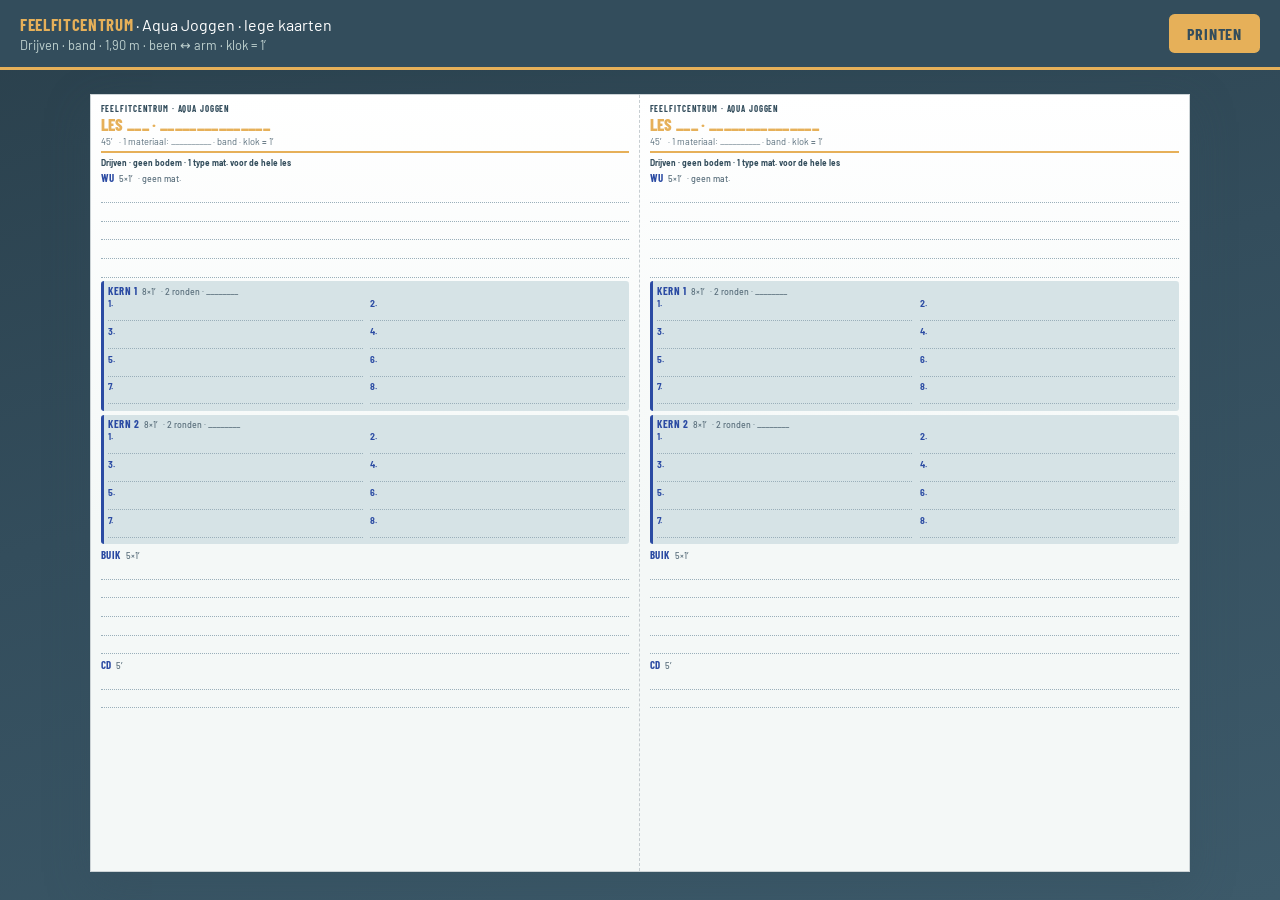
<file: aqua-joggen/leeg-template.html>
<!DOCTYPE html>
<html lang="nl">
<head>
  <meta charset="UTF-8" />
  <meta name="viewport" content="width=device-width, initial-scale=1" />
  <title>Aqua Joggen — Lege leskaart | FeelFitCentrum</title>
  <link rel="stylesheet" href="../shared/print.css" />
  <style>
    .blank .fill-line {
      border-bottom: 1px dotted #9aafba;
      min-height: 1.05em;
      margin: 0.12rem 0;
    }
    .blank .grid-ex {
      display: grid;
      grid-template-columns: 1fr 1fr;
      gap: 0.12rem 0.45rem;
      padding-left: 0;
      list-style: none;
      counter-reset: ex;
    }
    .blank .grid-ex li::before {
      content: counter(ex) ". ";
      counter-increment: ex;
      color: var(--accent);
      font-weight: 700;
    }
  </style>
</head>
<body class="theme-joggen">
  <header class="screen-only toolbar">
    <div>
      <strong>FeelFitCentrum</strong> · Aqua Joggen · lege kaarten
      <span class="hint">Drijven · band · 1,90 m · been ↔ arm · klok = 1′</span>
    </div>
    <button type="button" onclick="window.print()">Printen</button>
  </header>
  <main class="booklet blank">
    <section class="sheet">
      <article class="card">
        <header class="card-head">
          <p class="brand">FeelFitCentrum · Aqua Joggen</p>
          <h1>Les ___ · _______________</h1>
          <p class="meta">45′ · 1 materiaal: __________ · band · klok = 1′</p>
        </header>
        <p class="cue">Drijven · geen bodem · 1 type mat. voor de hele les</p>
        <div class="block">
          <h2>WU <span>5×1′ · geen mat.</span></h2>
          <div class="fill-line"></div><div class="fill-line"></div><div class="fill-line"></div><div class="fill-line"></div><div class="fill-line"></div>
        </div>
        <div class="block kern">
          <h2>Kern 1 <span>8×1′ · 2 ronden · ________</span></h2>
          <ol class="grid-ex">
            <li><div class="fill-line"></div></li><li><div class="fill-line"></div></li>
            <li><div class="fill-line"></div></li><li><div class="fill-line"></div></li>
            <li><div class="fill-line"></div></li><li><div class="fill-line"></div></li>
            <li><div class="fill-line"></div></li><li><div class="fill-line"></div></li>
          </ol>
        </div>
        <div class="block kern">
          <h2>Kern 2 <span>8×1′ · 2 ronden · ________</span></h2>
          <ol class="grid-ex">
            <li><div class="fill-line"></div></li><li><div class="fill-line"></div></li>
            <li><div class="fill-line"></div></li><li><div class="fill-line"></div></li>
            <li><div class="fill-line"></div></li><li><div class="fill-line"></div></li>
            <li><div class="fill-line"></div></li><li><div class="fill-line"></div></li>
          </ol>
        </div>
        <div class="block">
          <h2>Buik <span>5×1′</span></h2>
          <div class="fill-line"></div><div class="fill-line"></div><div class="fill-line"></div><div class="fill-line"></div><div class="fill-line"></div>
        </div>
        <div class="block cool">
          <h2>CD <span>5′</span></h2>
          <div class="fill-line"></div><div class="fill-line"></div>
        </div>
      </article>
      <article class="card">
        <header class="card-head">
          <p class="brand">FeelFitCentrum · Aqua Joggen</p>
          <h1>Les ___ · _______________</h1>
          <p class="meta">45′ · 1 materiaal: __________ · band · klok = 1′</p>
        </header>
        <p class="cue">Drijven · geen bodem · 1 type mat. voor de hele les</p>
        <div class="block">
          <h2>WU <span>5×1′ · geen mat.</span></h2>
          <div class="fill-line"></div><div class="fill-line"></div><div class="fill-line"></div><div class="fill-line"></div><div class="fill-line"></div>
        </div>
        <div class="block kern">
          <h2>Kern 1 <span>8×1′ · 2 ronden · ________</span></h2>
          <ol class="grid-ex">
            <li><div class="fill-line"></div></li><li><div class="fill-line"></div></li>
            <li><div class="fill-line"></div></li><li><div class="fill-line"></div></li>
            <li><div class="fill-line"></div></li><li><div class="fill-line"></div></li>
            <li><div class="fill-line"></div></li><li><div class="fill-line"></div></li>
          </ol>
        </div>
        <div class="block kern">
          <h2>Kern 2 <span>8×1′ · 2 ronden · ________</span></h2>
          <ol class="grid-ex">
            <li><div class="fill-line"></div></li><li><div class="fill-line"></div></li>
            <li><div class="fill-line"></div></li><li><div class="fill-line"></div></li>
            <li><div class="fill-line"></div></li><li><div class="fill-line"></div></li>
            <li><div class="fill-line"></div></li><li><div class="fill-line"></div></li>
          </ol>
        </div>
        <div class="block">
          <h2>Buik <span>5×1′</span></h2>
          <div class="fill-line"></div><div class="fill-line"></div><div class="fill-line"></div><div class="fill-line"></div><div class="fill-line"></div>
        </div>
        <div class="block cool">
          <h2>CD <span>5′</span></h2>
          <div class="fill-line"></div><div class="fill-line"></div>
        </div>
      </article>
    </section>
  </main>
</body>
</html>
</file>
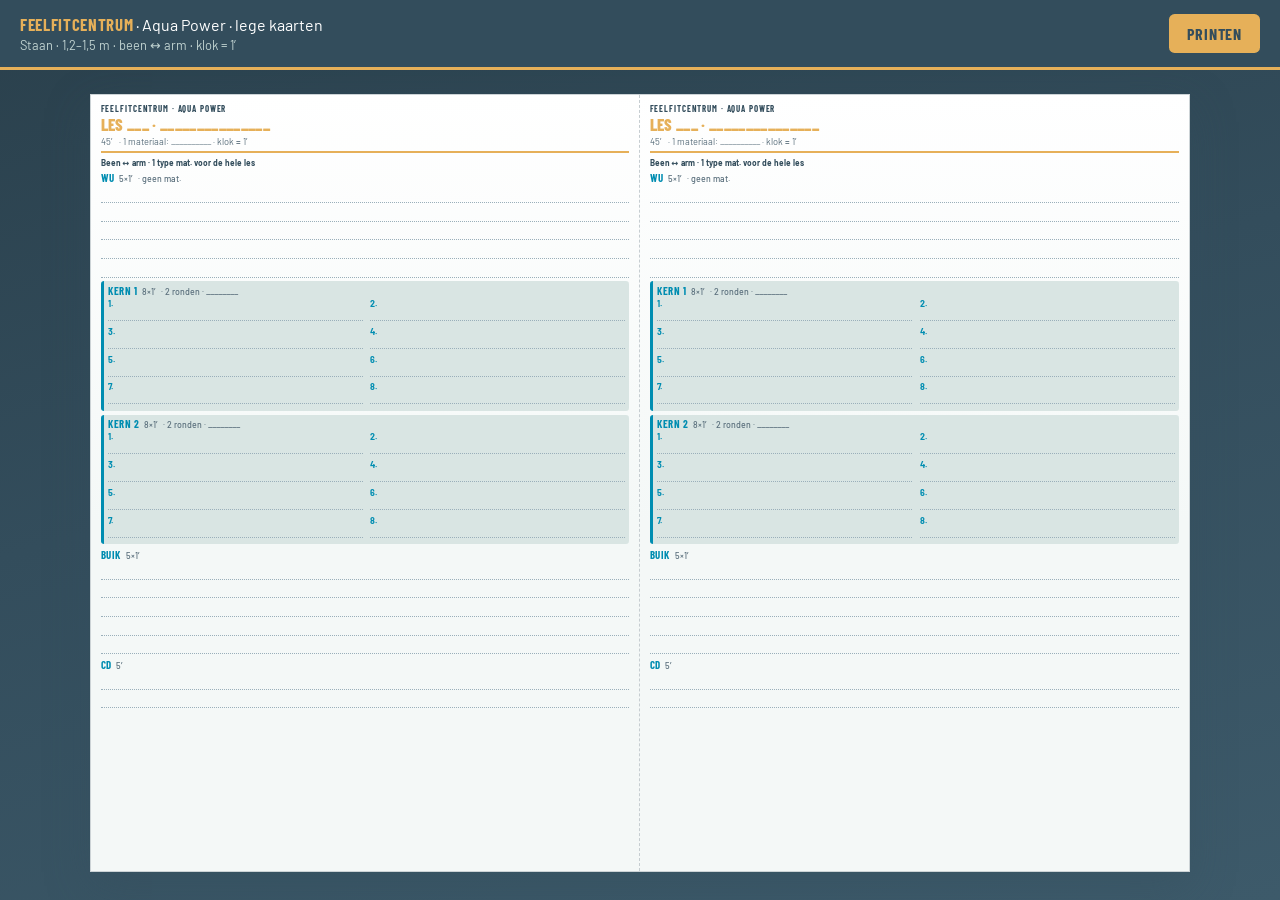
<file: aqua-power/leeg-template.html>
<!DOCTYPE html>
<html lang="nl">
<head>
  <meta charset="UTF-8" />
  <meta name="viewport" content="width=device-width, initial-scale=1" />
  <title>Aqua Power — Lege leskaart | FeelFitCentrum</title>
  <link rel="stylesheet" href="../shared/print.css" />
  <style>
    .blank .fill-line {
      border-bottom: 1px dotted #9aafba;
      min-height: 1.05em;
      margin: 0.12rem 0;
    }
    .blank .grid-ex {
      display: grid;
      grid-template-columns: 1fr 1fr;
      gap: 0.12rem 0.45rem;
      padding-left: 0;
      list-style: none;
      counter-reset: ex;
    }
    .blank .grid-ex li::before {
      content: counter(ex) ". ";
      counter-increment: ex;
      color: var(--accent);
      font-weight: 700;
    }
  </style>
</head>
<body>
  <header class="screen-only toolbar">
    <div>
      <strong>FeelFitCentrum</strong> · Aqua Power · lege kaarten
      <span class="hint">Staan · 1,2–1,5 m · been ↔ arm · klok = 1′</span>
    </div>
    <button type="button" onclick="window.print()">Printen</button>
  </header>
  <main class="booklet blank">
    <section class="sheet">
      <article class="card">
        <header class="card-head">
          <p class="brand">FeelFitCentrum · Aqua Power</p>
          <h1>Les ___ · _______________</h1>
          <p class="meta">45′ · 1 materiaal: __________ · klok = 1′</p>
        </header>
        <p class="cue">Been ↔ arm · 1 type mat. voor de hele les</p>
        <div class="block">
          <h2>WU <span>5×1′ · geen mat.</span></h2>
          <div class="fill-line"></div><div class="fill-line"></div><div class="fill-line"></div><div class="fill-line"></div><div class="fill-line"></div>
        </div>
        <div class="block kern">
          <h2>Kern 1 <span>8×1′ · 2 ronden · ________</span></h2>
          <ol class="grid-ex">
            <li><div class="fill-line"></div></li><li><div class="fill-line"></div></li>
            <li><div class="fill-line"></div></li><li><div class="fill-line"></div></li>
            <li><div class="fill-line"></div></li><li><div class="fill-line"></div></li>
            <li><div class="fill-line"></div></li><li><div class="fill-line"></div></li>
          </ol>
        </div>
        <div class="block kern">
          <h2>Kern 2 <span>8×1′ · 2 ronden · ________</span></h2>
          <ol class="grid-ex">
            <li><div class="fill-line"></div></li><li><div class="fill-line"></div></li>
            <li><div class="fill-line"></div></li><li><div class="fill-line"></div></li>
            <li><div class="fill-line"></div></li><li><div class="fill-line"></div></li>
            <li><div class="fill-line"></div></li><li><div class="fill-line"></div></li>
          </ol>
        </div>
        <div class="block">
          <h2>Buik <span>5×1′</span></h2>
          <div class="fill-line"></div><div class="fill-line"></div><div class="fill-line"></div><div class="fill-line"></div><div class="fill-line"></div>
        </div>
        <div class="block cool">
          <h2>CD <span>5′</span></h2>
          <div class="fill-line"></div><div class="fill-line"></div>
        </div>
      </article>
      <article class="card">
        <header class="card-head">
          <p class="brand">FeelFitCentrum · Aqua Power</p>
          <h1>Les ___ · _______________</h1>
          <p class="meta">45′ · 1 materiaal: __________ · klok = 1′</p>
        </header>
        <p class="cue">Been ↔ arm · 1 type mat. voor de hele les</p>
        <div class="block">
          <h2>WU <span>5×1′ · geen mat.</span></h2>
          <div class="fill-line"></div><div class="fill-line"></div><div class="fill-line"></div><div class="fill-line"></div><div class="fill-line"></div>
        </div>
        <div class="block kern">
          <h2>Kern 1 <span>8×1′ · 2 ronden · ________</span></h2>
          <ol class="grid-ex">
            <li><div class="fill-line"></div></li><li><div class="fill-line"></div></li>
            <li><div class="fill-line"></div></li><li><div class="fill-line"></div></li>
            <li><div class="fill-line"></div></li><li><div class="fill-line"></div></li>
            <li><div class="fill-line"></div></li><li><div class="fill-line"></div></li>
          </ol>
        </div>
        <div class="block kern">
          <h2>Kern 2 <span>8×1′ · 2 ronden · ________</span></h2>
          <ol class="grid-ex">
            <li><div class="fill-line"></div></li><li><div class="fill-line"></div></li>
            <li><div class="fill-line"></div></li><li><div class="fill-line"></div></li>
            <li><div class="fill-line"></div></li><li><div class="fill-line"></div></li>
            <li><div class="fill-line"></div></li><li><div class="fill-line"></div></li>
          </ol>
        </div>
        <div class="block">
          <h2>Buik <span>5×1′</span></h2>
          <div class="fill-line"></div><div class="fill-line"></div><div class="fill-line"></div><div class="fill-line"></div><div class="fill-line"></div>
        </div>
        <div class="block cool">
          <h2>CD <span>5′</span></h2>
          <div class="fill-line"></div><div class="fill-line"></div>
        </div>
      </article>
    </section>
  </main>
</body>
</html>
</file>
<file: shared/print.css>
/* Feel Fit Center — A4 liggend lesboekje (2 lessen per kant → A5)
   Brand: slate #334d5c · geel #e6b059 · mint #c8dad7 · pool #008db1 · wit */

@import url("https://fonts.googleapis.com/css2?family=Barlow+Condensed:wght@600;700;800&family=Barlow:wght@500;600;700&display=swap");

:root {
  --brand-slate: #334d5c;
  --brand-yellow: #e6b059;
  --brand-mint: #c8dad7;
  --brand-pool: #008db1;
  --brand-royal: #2b4ba3;
  --brand-white: #ffffff;

  --ink: var(--brand-slate);
  --muted: #5a6f7c;
  --line: #b7c9c6;
  --wash: color-mix(in srgb, var(--brand-mint) 70%, #fff);
  --accent: var(--brand-pool);
  --warm: var(--brand-yellow);
  --paper: #f4f8f7;
  --name: var(--brand-yellow);
}

* { box-sizing: border-box; }

html, body {
  margin: 0;
  padding: 0;
  color: var(--ink);
  font-family: "Barlow", system-ui, sans-serif;
  background:
    linear-gradient(165deg, #2a404c 0%, var(--brand-slate) 45%, #3d5a6a 100%);
  min-height: 100%;
}

.screen-only.toolbar {
  position: sticky;
  top: 0;
  z-index: 10;
  display: flex;
  justify-content: space-between;
  align-items: center;
  gap: 1rem;
  padding: 0.85rem 1.25rem;
  background: var(--brand-slate);
  color: var(--brand-white);
  border-bottom: 3px solid var(--brand-yellow);
}

.toolbar strong {
  color: var(--brand-yellow);
  letter-spacing: 0.04em;
  text-transform: uppercase;
  font-family: "Barlow Condensed", sans-serif;
  font-size: 1.05rem;
}

.toolbar .hint {
  display: block;
  margin-top: 0.2rem;
  font-size: 0.8rem;
  color: var(--brand-mint);
  opacity: 0.95;
}

.toolbar button {
  border: 0;
  border-radius: 0.35rem;
  padding: 0.65rem 1.1rem;
  background: var(--brand-yellow);
  color: var(--brand-slate);
  font: inherit;
  font-weight: 700;
  font-family: "Barlow Condensed", sans-serif;
  letter-spacing: 0.06em;
  text-transform: uppercase;
  cursor: pointer;
}

.booklet {
  display: flex;
  flex-direction: column;
  gap: 1.5rem;
  padding: 1.5rem;
  align-items: center;
}

.sheet {
  width: min(100%, 1100px);
  aspect-ratio: 297 / 210;
  display: grid;
  grid-template-columns: 1fr 1fr;
  background: var(--paper);
  box-shadow: 0 14px 40px rgba(51, 77, 92, 0.35);
  border: 1px solid color-mix(in srgb, var(--brand-slate) 25%, #fff);
}

.card {
  position: relative;
  padding: 0.5rem 0.6rem 0.45rem;
  border-right: 1px dashed color-mix(in srgb, var(--brand-slate) 28%, #fff);
  overflow: hidden;
  background:
    linear-gradient(180deg, #ffffff 0%, var(--paper) 55%),
    linear-gradient(120deg, color-mix(in srgb, var(--brand-mint) 35%, transparent), transparent 50%);
}

.sheet .card:last-child { border-right: 0; }

.card-head {
  margin-bottom: 0.28rem;
  padding-bottom: 0.25rem;
  border-bottom: 2.5px solid var(--brand-yellow);
}

.brand {
  margin: 0;
  font-size: 0.55rem;
  letter-spacing: 0.1em;
  text-transform: uppercase;
  color: var(--brand-slate);
  font-weight: 700;
  font-family: "Barlow Condensed", sans-serif;
}

.card-head h1 {
  margin: 0.08rem 0 0.12rem;
  font-family: "Barlow Condensed", sans-serif;
  font-size: 1.05rem;
  line-height: 1.1;
  font-weight: 800;
  letter-spacing: 0.02em;
  text-transform: uppercase;
  color: var(--name);
}

.meta {
  margin: 0;
  font-size: 0.58rem;
  color: var(--muted);
  line-height: 1.25;
}

.block { margin: 0.22rem 0; }

.block h2 {
  margin: 0 0 0.12rem;
  display: flex;
  flex-wrap: wrap;
  align-items: baseline;
  gap: 0.3rem;
  font-size: 0.68rem;
  text-transform: uppercase;
  letter-spacing: 0.05em;
  color: var(--brand-pool);
  font-family: "Barlow Condensed", sans-serif;
  font-weight: 700;
}

.block h2 span {
  font-size: 0.55rem;
  letter-spacing: 0;
  text-transform: none;
  color: var(--muted);
  font-weight: 500;
  font-family: "Barlow", sans-serif;
}

.block ol {
  margin: 0;
  padding-left: 0.95rem;
  font-size: 0.56rem;
  line-height: 1.2;
}

.block ol li {
  margin-bottom: 0.12rem;
}

.block ol li small {
  display: block;
  font-size: 0.48rem;
  font-weight: 500;
  color: var(--muted);
  line-height: 1.12;
  letter-spacing: 0;
}

.grid-ex {
  display: grid;
  grid-template-columns: 1fr 1fr;
  column-gap: 0.45rem;
  row-gap: 0.08rem;
  padding-left: 0.95rem;
}

.kern {
  padding: 0.18rem 0.3rem;
  background: var(--wash);
  border-radius: 0.2rem;
  border-left: 3px solid var(--brand-pool);
}

.cool p {
  margin: 0;
  font-size: 0.56rem;
  line-height: 1.28;
  color: var(--muted);
}

.cue {
  margin: 0.15rem 0 0;
  font-size: 0.52rem;
  color: var(--brand-slate);
  font-weight: 700;
}

.guide {
  max-width: 720px;
  margin: 0 auto 2.5rem;
  padding: 1rem 1.25rem;
  background: var(--brand-white);
  border-radius: 0.4rem;
  border: 1px solid var(--line);
  border-top: 4px solid var(--brand-yellow);
  color: var(--brand-slate);
}

.guide h2 {
  margin-top: 0;
  font-family: "Barlow Condensed", sans-serif;
  text-transform: uppercase;
  letter-spacing: 0.04em;
  color: var(--brand-yellow);
  background: var(--brand-slate);
  display: inline-block;
  padding: 0.2rem 0.55rem;
}

.guide ol { padding-left: 1.2rem; }
.guide li { margin-bottom: 0.4rem; }

/* Joggen: zelfde brand, accent iets dieper pool-blauw */
.theme-joggen {
  --accent: var(--brand-royal);
  --wash: color-mix(in srgb, var(--brand-mint) 55%, #e8eef8);
}

.theme-joggen .block h2 { color: var(--brand-royal); }
.theme-joggen .kern { border-left-color: var(--brand-royal); }

/* —— Mobiel: 1 les per scherm, volgorde 01→08 —— */
.les-nav {
  display: none;
}

@media screen and (max-width: 900px) {
  .screen-only.toolbar {
    position: static;
    flex-wrap: wrap;
    padding: 0.75rem 1rem;
    gap: 0.65rem;
  }

  .toolbar .hint { font-size: 0.72rem; }

  .toolbar button {
    width: 100%;
    padding: 0.75rem 1rem;
  }

  .les-nav {
    display: flex;
    flex-wrap: wrap;
    gap: 0.4rem;
    position: sticky;
    top: 0;
    z-index: 9;
    padding: 0.65rem 0.85rem;
    background: color-mix(in srgb, var(--brand-slate) 96%, #000);
    border-bottom: 2px solid var(--brand-yellow);
    backdrop-filter: blur(8px);
  }

  .les-nav a {
    flex: 1 1 calc(25% - 0.4rem);
    min-width: 3.2rem;
    text-align: center;
    padding: 0.55rem 0.35rem;
    border-radius: 0.3rem;
    background: color-mix(in srgb, var(--brand-pool) 55%, var(--brand-slate));
    color: var(--brand-white);
    text-decoration: none;
    font-size: 0.85rem;
    font-weight: 800;
    font-family: "Barlow Condensed", sans-serif;
    letter-spacing: 0.04em;
  }

  .les-nav a:active,
  .les-nav a:focus-visible {
    background: var(--brand-yellow);
    color: var(--brand-slate);
  }

  .booklet {
    padding: 0.75rem;
    gap: 0.85rem;
    align-items: stretch;
  }

  .sheet {
    display: contents;
    width: auto;
    aspect-ratio: auto;
    box-shadow: none;
    border: 0;
    background: transparent;
  }

  .card {
    order: 99;
    border: 1px solid color-mix(in srgb, var(--brand-slate) 22%, #fff);
    border-radius: 0.45rem;
    border-top: 4px solid var(--brand-yellow);
    padding: 1rem 1rem 1.1rem;
    box-shadow: 0 10px 28px rgba(51, 77, 92, 0.22);
    scroll-margin-top: 6.5rem;
  }

  .card[data-les="01"] { order: 1; }
  .card[data-les="02"] { order: 2; }
  .card[data-les="03"] { order: 3; }
  .card[data-les="04"] { order: 4; }
  .card[data-les="05"] { order: 5; }
  .card[data-les="06"] { order: 6; }
  .card[data-les="07"] { order: 7; }
  .card[data-les="08"] { order: 8; }

  .brand { font-size: 0.75rem; color: var(--brand-pool); }
  .card-head h1 { font-size: 1.55rem; color: var(--brand-yellow); }
  .meta { font-size: 0.88rem; }
  .cue { font-size: 0.82rem; margin: 0.35rem 0 0.5rem; }

  .block { margin: 0.55rem 0; }
  .block h2 { font-size: 0.95rem; gap: 0.4rem; }
  .block h2 span { font-size: 0.78rem; }
  .block ol { font-size: 0.98rem; line-height: 1.35; padding-left: 1.2rem; }
  .block ol li { margin-bottom: 0.35rem; }
  .block ol li small { font-size: 0.8rem; margin-top: 0.08rem; }

  .grid-ex {
    grid-template-columns: 1fr;
    gap: 0.25rem;
    padding-left: 1.2rem;
  }

  .kern { padding: 0.55rem 0.65rem; }
  .cool p { font-size: 0.92rem; line-height: 1.4; }

  .guide {
    margin: 0.5rem 0.75rem 2rem;
    font-size: 0.9rem;
  }
}

@media print {
  @page {
    size: A4 landscape;
    margin: 0;
  }

  html, body { background: #fff; }
  .screen-only { display: none !important; }

  .booklet { padding: 0; gap: 0; }

  .sheet {
    width: 297mm;
    height: 210mm;
    aspect-ratio: auto;
    box-shadow: none;
    border: 0;
    page-break-after: always;
    break-after: page;
  }

  .sheet:last-child {
    page-break-after: auto;
    break-after: auto;
  }

  .card {
    padding: 5.5mm 6.5mm;
    border-right: 1px dashed #9aafba;
  }

  .card-head h1 {
    font-size: 12pt;
    color: #c9963f; /* printvriendelijk geel */
  }
  .brand { font-size: 6.5pt; }
  .meta, .block ol, .cool p { font-size: 6.4pt; }
  .block ol li small { font-size: 5.4pt; }
  .block h2 { font-size: 7.2pt; }
  .block h2 span, .cue { font-size: 6.2pt; }
}
</file>
